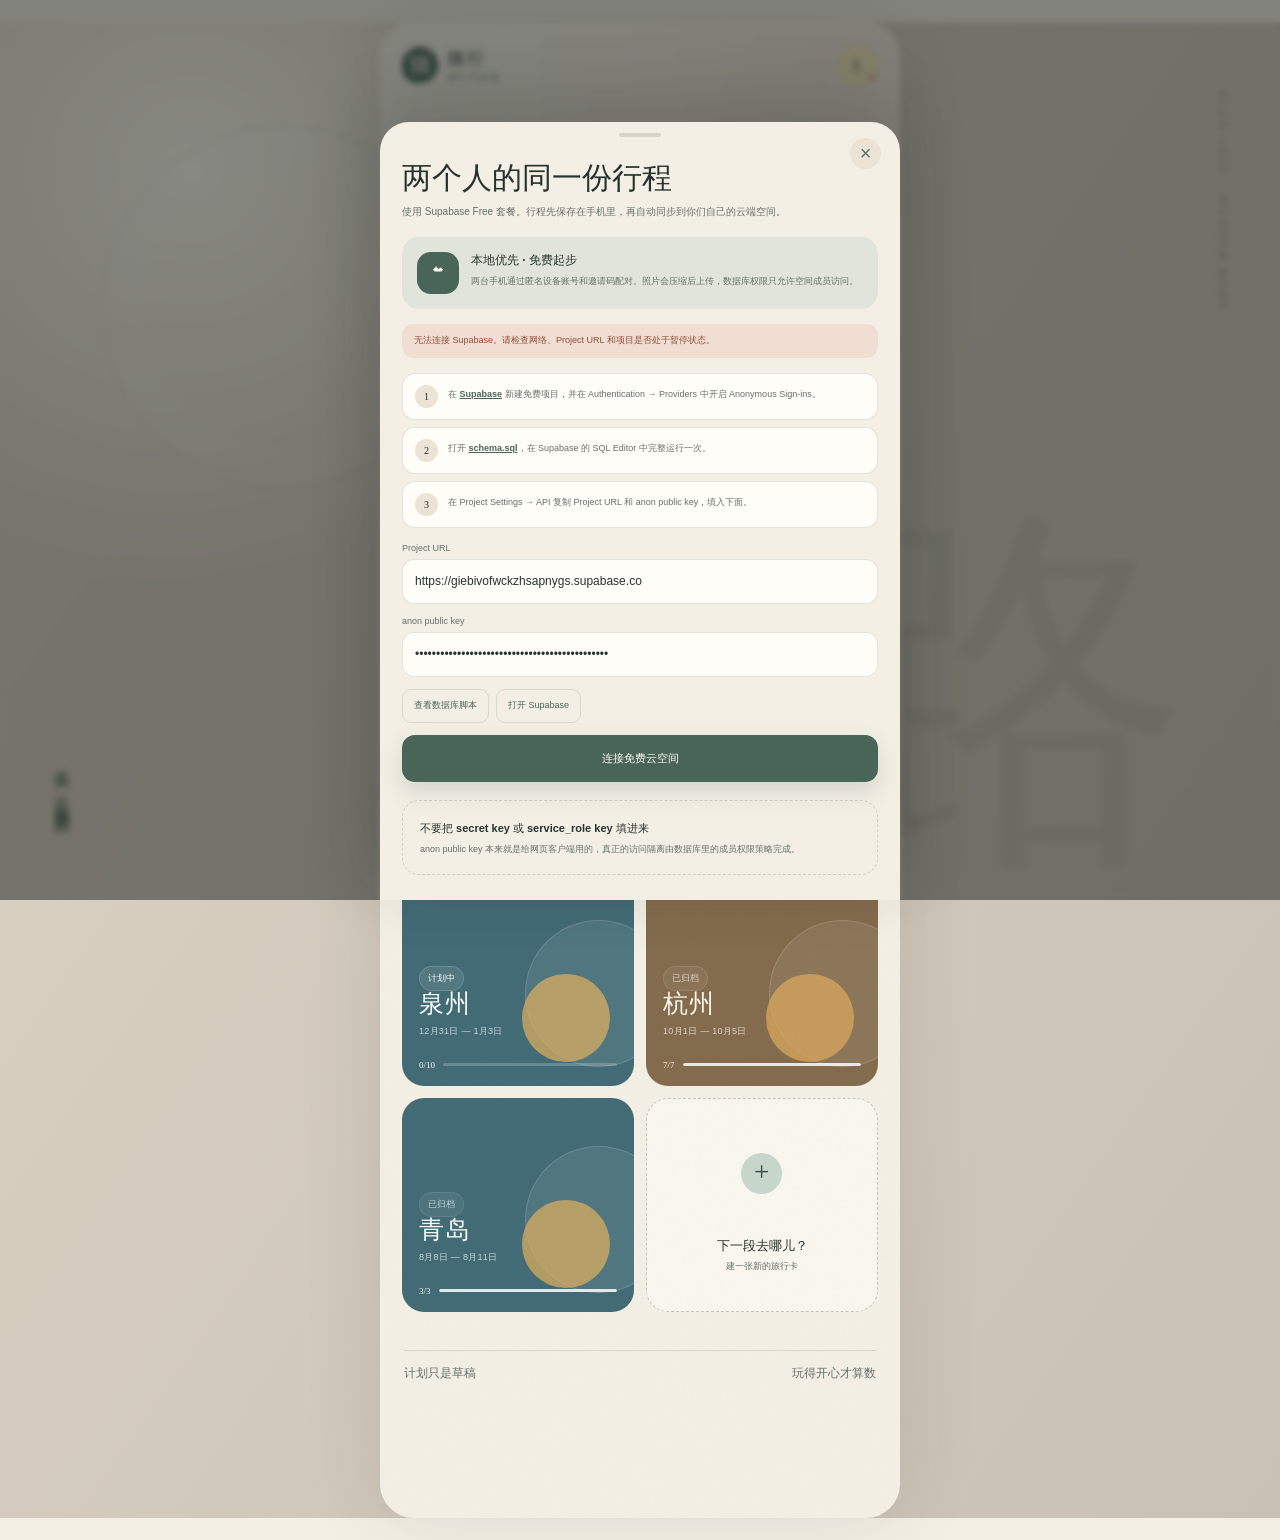
<file: index.html>
<!doctype html>
<html lang="zh-CN">
<head>
  <meta charset="UTF-8">
  <meta name="viewport" content="width=device-width, initial-scale=1, viewport-fit=cover">
  <meta name="theme-color" content="#f4efe5">
  <meta name="description" content="随行：可以不按计划走的旅行清单。">
  <link rel="manifest" href="./manifest.webmanifest">
  <link rel="icon" href="./assets/icon.svg" type="image/svg+xml">
  <link rel="stylesheet" href="./styles.css">
  <title>随行 · 旅行不赶路</title>
</head>
<body>
  <div class="desktop-stage" aria-hidden="true">
    <span class="desktop-note desktop-note--top">PLAN LESS · WANDER MORE</span>
    <span class="desktop-note desktop-note--bottom">去吹风，去吃一碗热腾腾的面。</span>
  </div>

  <div class="app-shell">
    <header class="topbar" id="topbar">
      <button class="icon-button" id="backButton" type="button" aria-label="返回" hidden>
        <svg viewBox="0 0 24 24" aria-hidden="true"><path d="m15 18-6-6 6-6"/></svg>
      </button>
      <button class="brand" type="button" data-nav="home" aria-label="回到首页">
        <span class="brand-mark">随</span>
        <span class="brand-copy"><b>随行</b><small>旅行不赶路</small></span>
      </button>
      <div class="topbar-title" id="topbarTitle" hidden></div>
      <button class="avatar-button" type="button" data-nav="profile" aria-label="打开数据与设置">
        <span>L</span><i></i>
      </button>
    </header>

    <main id="appMain">
      <section class="view view--active" id="homeView" aria-labelledby="homeHeading">
        <div class="home-intro">
          <p class="eyebrow" id="todayLabel">TRAVEL NOTES</p>
          <h1 id="homeHeading">下一站，<br><em>留一点空白。</em></h1>
          <p class="intro-copy">先放进想去的地方，出发后再决定今天要做什么。</p>
        </div>

        <div id="featuredTrip"></div>

        <div class="quick-actions" aria-label="快捷操作">
          <button type="button" data-action="new-trip" class="quick-action">
            <span class="quick-icon quick-icon--coral">＋</span>
            <span><b>新建行程</b><small>从一张车票开始</small></span>
          </button>
          <button type="button" data-nav="discover" class="quick-action">
            <span class="quick-icon quick-icon--yellow">⌕</span>
            <span><b>搜点灵感</b><small>全网找吃和玩</small></span>
          </button>
        </div>

        <section class="section-block">
          <div class="section-heading">
            <div>
              <p class="eyebrow">MY JOURNEYS</p>
              <h2>我们的旅行</h2>
            </div>
            <button class="text-button" type="button" id="manageTripsButton">管理</button>
          </div>
          <div class="filter-row" id="tripFilters" role="tablist" aria-label="筛选行程">
            <button class="filter-chip filter-chip--active" type="button" data-filter="all" role="tab" aria-selected="true">全部</button>
            <button class="filter-chip" type="button" data-filter="upcoming" role="tab" aria-selected="false">计划中</button>
            <button class="filter-chip" type="button" data-filter="past" role="tab" aria-selected="false">已归档</button>
          </div>
          <div class="trip-grid" id="tripGrid"></div>
        </section>

        <div class="home-bottom-note">
          <span>计划只是草稿</span>
          <span>玩得开心才算数</span>
        </div>
      </section>

      <section class="view" id="tripView" aria-labelledby="tripHeading" hidden></section>

      <section class="view" id="discoverView" aria-labelledby="discoverHeading" hidden>
        <div class="subpage-heading">
          <p class="eyebrow">SEARCH & COLLECT</p>
          <h1 id="discoverHeading">去外面找点<br><em>好玩的。</em></h1>
          <p>看到心动的地方，搜完就能放进行程。</p>
        </div>

        <form class="search-box" id="discoverSearchForm">
          <span aria-hidden="true">⌕</span>
          <input id="discoverSearchInput" type="search" placeholder="搜景点、美食、酒店…" autocomplete="off">
          <button type="submit">搜索</button>
        </form>

        <section class="section-block discover-section">
          <div class="section-heading">
            <div><p class="eyebrow">QUICK FIND</p><h2>按需要去找</h2></div>
          </div>
          <div class="discover-grid">
            <a class="discover-card discover-card--food" data-search-link="food" href="#" target="_blank" rel="noopener">
              <span class="discover-emoji">面</span>
              <b>本地人吃什么</b>
              <small>大众点评 / 小红书</small>
            </a>
            <a class="discover-card discover-card--hotel" data-search-link="hotel" href="#" target="_blank" rel="noopener">
              <span class="discover-emoji">住</span>
              <b>找间好住不贵</b>
              <small>携程 / 飞猪</small>
            </a>
            <a class="discover-card discover-card--event" data-search-link="event" href="#" target="_blank" rel="noopener">
              <span class="discover-emoji">闹</span>
              <b>最近有什么活动</b>
              <small>活动 / 市集 / 展览</small>
            </a>
            <a class="discover-card discover-card--map" data-search-link="map" href="#" target="_blank" rel="noopener">
              <span class="discover-emoji">路</span>
              <b>看看地图路线</b>
              <small>高德地图</small>
            </a>
          </div>
        </section>

        <section class="section-block">
          <div class="section-heading">
            <div><p class="eyebrow">ON THE LIST</p><h2>顺手收藏</h2></div>
            <span class="count-label" id="ideaCount">0 个灵感</span>
          </div>
          <div class="idea-list" id="ideaList"></div>
        </section>

        <div class="search-tip">
          <span class="search-tip-icon">↗</span>
          <div><b>搜到了好地方？</b><p>点“做成行程卡”，把名称、价格和网页链接一起记下来。</p></div>
        </div>
      </section>

      <section class="view" id="footprintsView" aria-labelledby="footprintsHeading" hidden>
        <div class="subpage-heading">
          <p class="eyebrow">LITTLE MOMENTS</p>
          <h1 id="footprintsHeading">走过的地方，<br><em>都算数。</em></h1>
          <p>完成打卡后，照片和当时的心情会收进这里。</p>
        </div>
        <div class="memory-stats" id="memoryStats"></div>
        <div class="memory-list" id="memoryList"></div>
      </section>

      <section class="view" id="profileView" aria-labelledby="profileHeading" hidden>
        <div class="subpage-heading">
          <p class="eyebrow">YOUR LITTLE ARCHIVE</p>
          <h1 id="profileHeading">把旅行，<br><em>好好收起来。</em></h1>
          <p>可以只保存在手机里，也可以和 TA 实时共享同一份行程。</p>
        </div>
        <div class="profile-card">
          <div class="profile-monogram">L&Y</div>
          <div><b>我们的随行册</b><p id="profileSummary">—</p></div>
        </div>
        <div class="settings-list">
          <button class="setting-row" type="button" id="cloudSyncButton">
            <span class="setting-icon setting-icon--cloud">☁</span>
            <span><b>情侣云端同步</b><small id="syncStatusText">未开启 · 点击连接免费共享空间</small></span>
            <span class="sync-state-dot" id="syncStateDot"></span>
            <span class="chevron">›</span>
          </button>
          <button class="setting-row" type="button" id="exportButton">
            <span class="setting-icon">↓</span>
            <span><b>导出旅行备份</b><small>下载一份可恢复的数据文件</small></span>
            <span class="chevron">›</span>
          </button>
          <label class="setting-row setting-row--file">
            <span class="setting-icon">↑</span>
            <span><b>导入旅行备份</b><small>在另一台手机恢复行程与照片</small></span>
            <span class="chevron">›</span>
            <input type="file" id="importInput" accept="application/json">
          </label>
          <button class="setting-row" type="button" id="installButton">
            <span class="setting-icon">＋</span>
            <span><b>添加到手机桌面</b><small>像 App 一样打开，支持离线</small></span>
            <span class="chevron">›</span>
          </button>
        </div>
        <div class="privacy-note">
          <b>关于数据</b>
          <p>默认只保存在本机。开启情侣同步后，共享行程和照片会上传到你的 Supabase 免费项目，并通过成员权限隔离。</p>
        </div>
        <div class="app-version">随行 · 1.6 · MADE FOR SLOW TRIPS</div>
      </section>
    </main>

    <nav class="bottom-nav" id="bottomNav" aria-label="主导航">
      <button class="nav-button nav-button--active" type="button" data-nav="home">
        <svg viewBox="0 0 24 24" aria-hidden="true"><path d="M3 10.8 12 3l9 7.8v9.7H3z"/><path d="M9 20.5v-6h6v6"/></svg>
        <span>旅行</span>
      </button>
      <button class="nav-button" type="button" id="currentTripNav" data-nav="trip">
        <svg viewBox="0 0 24 24" aria-hidden="true"><path d="M6 3v3M18 3v3M4 8h16M5 5h14a1 1 0 0 1 1 1v14H4V6a1 1 0 0 1 1-1Z"/><path d="m9 14 2 2 4-4"/></svg>
        <span>清单</span>
      </button>
      <button class="nav-button" type="button" data-nav="discover">
        <svg viewBox="0 0 24 24" aria-hidden="true"><circle cx="11" cy="11" r="7"/><path d="m20 20-4-4M8 11h6"/></svg>
        <span>找灵感</span>
      </button>
      <button class="nav-button" type="button" data-nav="footprints">
        <svg viewBox="0 0 24 24" aria-hidden="true"><path d="M20.8 8.7a5.3 5.3 0 0 0-8.8-3.9 5.3 5.3 0 0 0-8.8 3.9c0 6.1 8.8 11.2 8.8 11.2s8.8-5.1 8.8-11.2Z"/><circle cx="12" cy="8" r="2"/></svg>
        <span>足迹</span>
      </button>
    </nav>
  </div>

  <div class="modal-layer" id="modalLayer" hidden>
    <div class="modal-backdrop" data-close-modal></div>
    <section class="modal-sheet" id="modalSheet" role="dialog" aria-modal="true" aria-labelledby="modalTitle">
      <div class="sheet-handle"></div>
      <button class="sheet-close" type="button" data-close-modal aria-label="关闭">×</button>
      <div id="modalContent"></div>
    </section>
  </div>

  <div class="toast" id="toast" role="status" aria-live="polite"></div>

  <dialog class="confirm-dialog" id="confirmDialog">
    <h2 id="confirmTitle">确认操作</h2>
    <p id="confirmMessage"></p>
    <div class="confirm-actions">
      <button class="button button--ghost" type="button" id="confirmCancel">再想想</button>
      <button class="button button--danger" type="button" id="confirmAccept">确认</button>
    </div>
  </dialog>

  <script src="./app.js"></script>
  <script src="./weather.js"></script>
  <script src="./vendor/supabase.js"></script>
  <script src="./config.js"></script>
  <script src="./sync.js"></script>
</body>
</html>
</file>
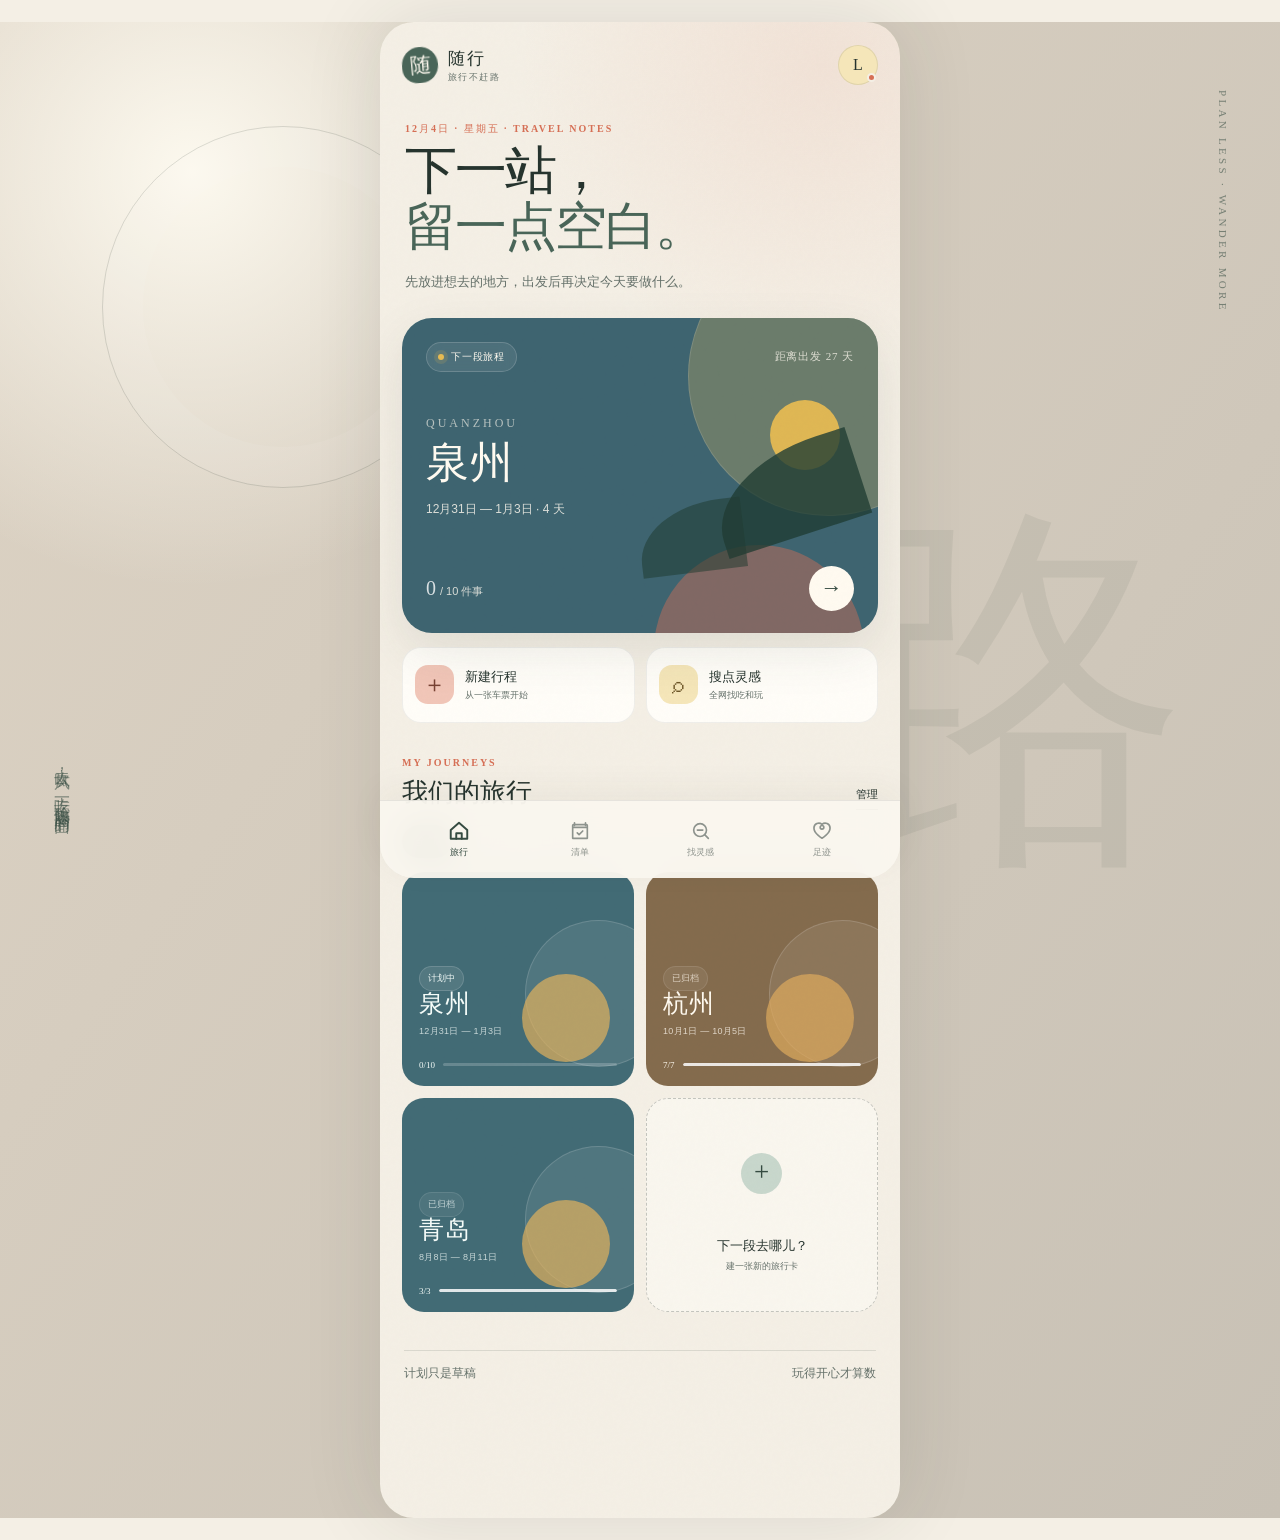
<file: suixing/index.html>
<!doctype html>
<html lang="zh-CN">
<head>
  <meta charset="UTF-8">
  <meta name="viewport" content="width=device-width, initial-scale=1, viewport-fit=cover">
  <meta name="theme-color" content="#f4efe5">
  <meta name="description" content="随行：可以不按计划走的旅行清单。">
  <link rel="manifest" href="./manifest.webmanifest">
  <link rel="icon" href="./assets/icon.svg" type="image/svg+xml">
  <link rel="stylesheet" href="./styles.css">
  <title>随行 · 旅行不赶路</title>
</head>
<body>
  <div class="desktop-stage" aria-hidden="true">
    <span class="desktop-note desktop-note--top">PLAN LESS · WANDER MORE</span>
    <span class="desktop-note desktop-note--bottom">去吹风，去吃一碗热腾腾的面。</span>
  </div>

  <div class="app-shell">
    <header class="topbar" id="topbar">
      <button class="icon-button" id="backButton" type="button" aria-label="返回" hidden>
        <svg viewBox="0 0 24 24" aria-hidden="true"><path d="m15 18-6-6 6-6"/></svg>
      </button>
      <button class="brand" type="button" data-nav="home" aria-label="回到首页">
        <span class="brand-mark">随</span>
        <span class="brand-copy"><b>随行</b><small>旅行不赶路</small></span>
      </button>
      <div class="topbar-title" id="topbarTitle" hidden></div>
      <button class="avatar-button" type="button" data-nav="profile" aria-label="打开数据与设置">
        <span>L</span><i></i>
      </button>
    </header>

    <main id="appMain">
      <section class="view view--active" id="homeView" aria-labelledby="homeHeading">
        <div class="home-intro">
          <p class="eyebrow" id="todayLabel">TRAVEL NOTES</p>
          <h1 id="homeHeading">下一站，<br><em>留一点空白。</em></h1>
          <p class="intro-copy">先放进想去的地方，出发后再决定今天要做什么。</p>
        </div>

        <div id="featuredTrip"></div>

        <div class="quick-actions" aria-label="快捷操作">
          <button type="button" data-action="new-trip" class="quick-action">
            <span class="quick-icon quick-icon--coral">＋</span>
            <span><b>新建行程</b><small>从一张车票开始</small></span>
          </button>
          <button type="button" data-nav="discover" class="quick-action">
            <span class="quick-icon quick-icon--yellow">⌕</span>
            <span><b>搜点灵感</b><small>全网找吃和玩</small></span>
          </button>
        </div>

        <section class="section-block">
          <div class="section-heading">
            <div>
              <p class="eyebrow">MY JOURNEYS</p>
              <h2>我们的旅行</h2>
            </div>
            <button class="text-button" type="button" id="manageTripsButton">管理</button>
          </div>
          <div class="filter-row" id="tripFilters" role="tablist" aria-label="筛选行程">
            <button class="filter-chip filter-chip--active" type="button" data-filter="all" role="tab" aria-selected="true">全部</button>
            <button class="filter-chip" type="button" data-filter="upcoming" role="tab" aria-selected="false">计划中</button>
            <button class="filter-chip" type="button" data-filter="past" role="tab" aria-selected="false">已归档</button>
          </div>
          <div class="trip-grid" id="tripGrid"></div>
        </section>

        <div class="home-bottom-note">
          <span>计划只是草稿</span>
          <span>玩得开心才算数</span>
        </div>
      </section>

      <section class="view" id="tripView" aria-labelledby="tripHeading" hidden></section>

      <section class="view" id="discoverView" aria-labelledby="discoverHeading" hidden>
        <div class="subpage-heading">
          <p class="eyebrow">SEARCH & COLLECT</p>
          <h1 id="discoverHeading">去外面找点<br><em>好玩的。</em></h1>
          <p>看到心动的地方，搜完就能放进行程。</p>
        </div>

        <form class="search-box" id="discoverSearchForm">
          <span aria-hidden="true">⌕</span>
          <input id="discoverSearchInput" type="search" placeholder="搜景点、美食、酒店…" autocomplete="off">
          <button type="submit">搜索</button>
        </form>

        <section class="section-block discover-section">
          <div class="section-heading">
            <div><p class="eyebrow">QUICK FIND</p><h2>按需要去找</h2></div>
          </div>
          <div class="discover-grid">
            <a class="discover-card discover-card--food" data-search-link="food" href="#" target="_blank" rel="noopener">
              <span class="discover-emoji">面</span>
              <b>本地人吃什么</b>
              <small>大众点评 / 小红书</small>
            </a>
            <a class="discover-card discover-card--hotel" data-search-link="hotel" href="#" target="_blank" rel="noopener">
              <span class="discover-emoji">住</span>
              <b>找间好住不贵</b>
              <small>携程 / 飞猪</small>
            </a>
            <a class="discover-card discover-card--event" data-search-link="event" href="#" target="_blank" rel="noopener">
              <span class="discover-emoji">闹</span>
              <b>最近有什么活动</b>
              <small>活动 / 市集 / 展览</small>
            </a>
            <a class="discover-card discover-card--map" data-search-link="map" href="#" target="_blank" rel="noopener">
              <span class="discover-emoji">路</span>
              <b>看看地图路线</b>
              <small>高德地图</small>
            </a>
          </div>
        </section>

        <section class="section-block">
          <div class="section-heading">
            <div><p class="eyebrow">ON THE LIST</p><h2>顺手收藏</h2></div>
            <span class="count-label" id="ideaCount">0 个灵感</span>
          </div>
          <div class="idea-list" id="ideaList"></div>
        </section>

        <div class="search-tip">
          <span class="search-tip-icon">↗</span>
          <div><b>搜到了好地方？</b><p>点“做成行程卡”，把名称、价格和网页链接一起记下来。</p></div>
        </div>
      </section>

      <section class="view" id="footprintsView" aria-labelledby="footprintsHeading" hidden>
        <div class="subpage-heading">
          <p class="eyebrow">LITTLE MOMENTS</p>
          <h1 id="footprintsHeading">走过的地方，<br><em>都算数。</em></h1>
          <p>完成打卡后，照片和当时的心情会收进这里。</p>
        </div>
        <div class="memory-stats" id="memoryStats"></div>
        <div class="memory-list" id="memoryList"></div>
      </section>

      <section class="view" id="profileView" aria-labelledby="profileHeading" hidden>
        <div class="subpage-heading">
          <p class="eyebrow">YOUR LITTLE ARCHIVE</p>
          <h1 id="profileHeading">把旅行，<br><em>好好收起来。</em></h1>
          <p>可以只保存在手机里，也可以和 TA 实时共享同一份行程。</p>
        </div>
        <div class="profile-card">
          <div class="profile-monogram">L&Y</div>
          <div><b>我们的随行册</b><p id="profileSummary">—</p></div>
        </div>
        <div class="settings-list">
          <button class="setting-row" type="button" id="cloudSyncButton">
            <span class="setting-icon setting-icon--cloud">☁</span>
            <span><b>情侣云端同步</b><small id="syncStatusText">未开启 · 点击连接免费共享空间</small></span>
            <span class="sync-state-dot" id="syncStateDot"></span>
            <span class="chevron">›</span>
          </button>
          <button class="setting-row" type="button" id="exportButton">
            <span class="setting-icon">↓</span>
            <span><b>导出旅行备份</b><small>下载一份可恢复的数据文件</small></span>
            <span class="chevron">›</span>
          </button>
          <label class="setting-row setting-row--file">
            <span class="setting-icon">↑</span>
            <span><b>导入旅行备份</b><small>在另一台手机恢复行程与照片</small></span>
            <span class="chevron">›</span>
            <input type="file" id="importInput" accept="application/json">
          </label>
          <button class="setting-row" type="button" id="installButton">
            <span class="setting-icon">＋</span>
            <span><b>添加到手机桌面</b><small>像 App 一样打开，支持离线</small></span>
            <span class="chevron">›</span>
          </button>
        </div>
        <div class="privacy-note">
          <b>关于数据</b>
          <p>默认只保存在本机。开启情侣同步后，共享行程和照片会上传到你的 Supabase 免费项目，并通过成员权限隔离。</p>
        </div>
        <div class="app-version">随行 · 1.1 · MADE FOR SLOW TRIPS</div>
      </section>
    </main>

    <nav class="bottom-nav" id="bottomNav" aria-label="主导航">
      <button class="nav-button nav-button--active" type="button" data-nav="home">
        <svg viewBox="0 0 24 24" aria-hidden="true"><path d="M3 10.8 12 3l9 7.8v9.7H3z"/><path d="M9 20.5v-6h6v6"/></svg>
        <span>旅行</span>
      </button>
      <button class="nav-button" type="button" id="currentTripNav" data-nav="trip">
        <svg viewBox="0 0 24 24" aria-hidden="true"><path d="M6 3v3M18 3v3M4 8h16M5 5h14a1 1 0 0 1 1 1v14H4V6a1 1 0 0 1 1-1Z"/><path d="m9 14 2 2 4-4"/></svg>
        <span>清单</span>
      </button>
      <button class="nav-button" type="button" data-nav="discover">
        <svg viewBox="0 0 24 24" aria-hidden="true"><circle cx="11" cy="11" r="7"/><path d="m20 20-4-4M8 11h6"/></svg>
        <span>找灵感</span>
      </button>
      <button class="nav-button" type="button" data-nav="footprints">
        <svg viewBox="0 0 24 24" aria-hidden="true"><path d="M20.8 8.7a5.3 5.3 0 0 0-8.8-3.9 5.3 5.3 0 0 0-8.8 3.9c0 6.1 8.8 11.2 8.8 11.2s8.8-5.1 8.8-11.2Z"/><circle cx="12" cy="8" r="2"/></svg>
        <span>足迹</span>
      </button>
    </nav>
  </div>

  <div class="modal-layer" id="modalLayer" hidden>
    <div class="modal-backdrop" data-close-modal></div>
    <section class="modal-sheet" id="modalSheet" role="dialog" aria-modal="true" aria-labelledby="modalTitle">
      <div class="sheet-handle"></div>
      <button class="sheet-close" type="button" data-close-modal aria-label="关闭">×</button>
      <div id="modalContent"></div>
    </section>
  </div>

  <div class="toast" id="toast" role="status" aria-live="polite"></div>

  <dialog class="confirm-dialog" id="confirmDialog">
    <h2 id="confirmTitle">确认操作</h2>
    <p id="confirmMessage"></p>
    <div class="confirm-actions">
      <button class="button button--ghost" type="button" id="confirmCancel">再想想</button>
      <button class="button button--danger" type="button" id="confirmAccept">确认</button>
    </div>
  </dialog>

  <script src="./app.js"></script>
  <script src="./vendor/supabase.js"></script>
  <script src="./sync.js"></script>
</body>
</html>
</file>
<file: styles.css>
:root {
  --paper: #f4efe5;
  --paper-deep: #ebe3d5;
  --card: #fffdf8;
  --ink: #26342e;
  --ink-soft: #65716a;
  --line: rgba(38, 52, 46, 0.12);
  --green: #496558;
  --green-dark: #354b41;
  --mint: #c8d7cc;
  --coral: #d66f55;
  --coral-soft: #f1c6b8;
  --yellow: #e6bb53;
  --yellow-soft: #f5e6b9;
  --blue: #87a6ae;
  --shadow: 0 18px 50px rgba(53, 54, 47, 0.1);
  --radius-xl: 30px;
  --radius-lg: 22px;
  --radius-md: 16px;
  --safe-bottom: env(safe-area-inset-bottom, 0px);
  font-family: "PingFang SC", "Microsoft YaHei", "Noto Sans CJK SC", sans-serif;
  color: var(--ink);
  background: var(--paper);
  font-synthesis: none;
}

* {
  box-sizing: border-box;
}

[hidden] {
  display: none !important;
}

html {
  min-height: 100%;
  background: #dcd2c2;
}

body {
  min-width: 320px;
  min-height: 100vh;
  margin: 0;
  background:
    radial-gradient(circle at 15% 10%, rgba(255, 252, 242, 0.92), transparent 26rem),
    linear-gradient(125deg, #ddd3c4, #c8c1b5);
  -webkit-font-smoothing: antialiased;
}

button,
input,
textarea,
select {
  font: inherit;
}

button,
a {
  -webkit-tap-highlight-color: transparent;
}

button {
  color: inherit;
}

svg {
  fill: none;
  stroke: currentColor;
  stroke-width: 1.8;
  stroke-linecap: round;
  stroke-linejoin: round;
}

.desktop-stage {
  position: fixed;
  inset: 0;
  overflow: hidden;
  pointer-events: none;
}

.desktop-stage::before {
  content: "";
  position: absolute;
  width: 360px;
  height: 360px;
  top: 14%;
  left: 8%;
  border: 1px solid rgba(56, 69, 61, 0.16);
  border-radius: 50%;
  box-shadow: inset 0 0 0 40px rgba(255, 255, 255, 0.07);
}

.desktop-stage::after {
  content: "路";
  position: absolute;
  right: 7%;
  bottom: 6%;
  color: rgba(67, 82, 72, 0.08);
  font-family: "STKaiti", "KaiTi", serif;
  font-size: clamp(16rem, 30vw, 34rem);
  line-height: 0.8;
}

.desktop-note {
  position: absolute;
  color: rgba(53, 75, 65, 0.58);
  font-family: Georgia, serif;
  font-size: 11px;
  letter-spacing: 0.3em;
  writing-mode: vertical-rl;
}

.desktop-note--top {
  top: 10%;
  right: 4%;
}

.desktop-note--bottom {
  left: 4%;
  bottom: 8%;
  font-family: "STKaiti", "KaiTi", serif;
  font-size: 16px;
  letter-spacing: 0.18em;
}

.app-shell {
  position: relative;
  width: min(100%, 520px);
  min-height: 100vh;
  margin: 0 auto;
  padding-bottom: calc(94px + var(--safe-bottom));
  overflow: hidden;
  background:
    radial-gradient(circle at 85% 3%, rgba(214, 111, 85, 0.1), transparent 19rem),
    var(--paper);
  box-shadow: 0 0 80px rgba(45, 48, 42, 0.12);
}

.app-shell::before {
  content: "";
  position: absolute;
  inset: 0;
  z-index: 20;
  pointer-events: none;
  opacity: 0.2;
  background-image: url("data:image/svg+xml,%3Csvg viewBox='0 0 140 140' xmlns='http://www.w3.org/2000/svg'%3E%3Cfilter id='n'%3E%3CfeTurbulence type='fractalNoise' baseFrequency='.86' numOctaves='2' stitchTiles='stitch'/%3E%3C/filter%3E%3Crect width='100%25' height='100%25' filter='url(%23n)' opacity='.09'/%3E%3C/svg%3E");
  mix-blend-mode: multiply;
}

.topbar {
  position: relative;
  z-index: 30;
  display: flex;
  align-items: center;
  justify-content: space-between;
  height: 78px;
  padding: 16px 22px 8px;
}

.brand {
  display: flex;
  align-items: center;
  gap: 10px;
  padding: 0;
  border: 0;
  background: transparent;
  text-align: left;
  cursor: pointer;
}

.brand-mark {
  display: grid;
  width: 36px;
  height: 36px;
  place-items: center;
  border-radius: 50% 50% 48% 42%;
  background: var(--green);
  color: #fffaf0;
  font-family: "STKaiti", "KaiTi", serif;
  font-size: 21px;
  transform: rotate(-5deg);
}

.brand-copy {
  display: grid;
  gap: 1px;
}

.brand-copy b {
  font-size: 17px;
  letter-spacing: 0.12em;
}

.brand-copy small {
  color: var(--ink-soft);
  font-size: 9px;
  letter-spacing: 0.16em;
}

.avatar-button {
  position: relative;
  display: grid;
  width: 40px;
  height: 40px;
  place-items: center;
  border: 1px solid rgba(38, 52, 46, 0.1);
  border-radius: 50%;
  background: var(--yellow-soft);
  color: var(--ink);
  font-family: Georgia, serif;
  font-size: 16px;
  cursor: pointer;
}

.avatar-button i {
  position: absolute;
  right: 1px;
  bottom: 2px;
  width: 9px;
  height: 9px;
  border: 2px solid var(--paper);
  border-radius: 50%;
  background: var(--coral);
}

.icon-button {
  display: grid;
  width: 40px;
  height: 40px;
  place-items: center;
  border: 1px solid var(--line);
  border-radius: 50%;
  background: rgba(255, 253, 248, 0.7);
  cursor: pointer;
}

.icon-button svg {
  width: 21px;
}

.topbar-title {
  position: absolute;
  left: 50%;
  max-width: 45%;
  overflow: hidden;
  transform: translateX(-50%);
  font-size: 14px;
  font-weight: 700;
  text-overflow: ellipsis;
  white-space: nowrap;
}

.topbar:has(#backButton:not([hidden])) .brand {
  visibility: hidden;
}

#appMain {
  position: relative;
}

.view {
  padding: 6px 22px 36px;
}

.view--active {
  animation: view-enter 0.38s ease both;
}

@keyframes view-enter {
  from { opacity: 0; transform: translateY(8px); }
  to { opacity: 1; transform: translateY(0); }
}

.eyebrow {
  margin: 0 0 7px;
  color: var(--coral);
  font-family: Georgia, serif;
  font-size: 10px;
  font-weight: 700;
  letter-spacing: 0.2em;
}

.home-intro {
  padding: 16px 3px 24px;
}

.home-intro h1,
.subpage-heading h1 {
  margin: 0;
  font-family: "STKaiti", "KaiTi", "PingFang SC", serif;
  font-size: clamp(38px, 11vw, 52px);
  font-weight: 500;
  line-height: 1.08;
  letter-spacing: -0.04em;
}

.home-intro h1 em,
.subpage-heading h1 em {
  color: var(--green);
  font-style: normal;
}

.intro-copy,
.subpage-heading > p:last-child {
  width: min(100%, 330px);
  margin: 15px 0 0;
  color: var(--ink-soft);
  font-size: 13px;
  line-height: 1.8;
}

.featured-card {
  position: relative;
  min-height: 315px;
  padding: 24px;
  overflow: hidden;
  border-radius: var(--radius-xl);
  background: var(--green-dark);
  color: #fffaf0;
  box-shadow: var(--shadow);
  isolation: isolate;
}

.featured-card::before,
.featured-card::after {
  content: "";
  position: absolute;
  z-index: -1;
  border-radius: 50%;
}

.featured-card::before {
  width: 280px;
  height: 280px;
  right: -90px;
  top: -82px;
  background: rgba(222, 187, 93, 0.28);
  box-shadow: inset 0 0 0 1px rgba(255, 255, 255, 0.13);
}

.featured-card::after {
  width: 210px;
  height: 210px;
  right: 14px;
  bottom: -122px;
  background: rgba(214, 111, 85, 0.44);
}

.featured-card--autumn {
  background: #77644d;
}

.featured-card--coast {
  background: #3e6470;
}

.featured-card--city {
  background: #5b555e;
}

.featured-top,
.featured-footer {
  display: flex;
  align-items: center;
  justify-content: space-between;
}

.featured-label {
  display: inline-flex;
  align-items: center;
  gap: 7px;
  padding: 7px 11px;
  border: 1px solid rgba(255, 255, 255, 0.17);
  border-radius: 999px;
  background: rgba(255, 255, 255, 0.08);
  font-size: 10px;
  letter-spacing: 0.08em;
  backdrop-filter: blur(8px);
}

.featured-label i {
  width: 6px;
  height: 6px;
  border-radius: 50%;
  background: var(--yellow);
  box-shadow: 0 0 0 4px rgba(230, 187, 83, 0.15);
}

.featured-countdown {
  font-family: Georgia, serif;
  font-size: 11px;
  letter-spacing: 0.08em;
  opacity: 0.78;
}

.featured-body {
  position: relative;
  margin-top: 44px;
}

.featured-city-en {
  margin: 0 0 3px;
  font-family: Georgia, serif;
  font-size: 12px;
  letter-spacing: 0.25em;
  opacity: 0.62;
}

.featured-body h2 {
  margin: 0;
  font-family: "STKaiti", "KaiTi", serif;
  font-size: 43px;
  font-weight: 500;
  letter-spacing: 0.03em;
}

.featured-date {
  margin: 9px 0 0;
  font-size: 12px;
  opacity: 0.82;
}

.featured-illustration {
  position: absolute;
  right: 2px;
  bottom: -20px;
  width: 138px;
  height: 138px;
  opacity: 0.95;
}

.sun-disc {
  position: absolute;
  width: 70px;
  height: 70px;
  top: 0;
  right: 12px;
  border-radius: 50%;
  background: var(--yellow);
}

.hill {
  position: absolute;
  width: 150px;
  height: 90px;
  bottom: 0;
  right: -10px;
  border-radius: 80% 0 0;
  background: rgba(31, 59, 49, 0.8);
  transform: rotate(-18deg);
}

.hill::after {
  content: "";
  position: absolute;
  width: 105px;
  height: 70px;
  left: -82px;
  top: 23px;
  border-radius: 80% 0 0;
  background: rgba(31, 59, 49, 0.55);
  transform: rotate(11deg);
}

.featured-footer {
  position: absolute;
  right: 24px;
  bottom: 22px;
  left: 24px;
}

.featured-progress-text {
  display: flex;
  align-items: baseline;
  gap: 4px;
  font-size: 11px;
  opacity: 0.8;
}

.featured-progress-text strong {
  color: #fff;
  font-family: Georgia, serif;
  font-size: 20px;
  font-weight: 400;
}

.round-arrow {
  display: grid;
  width: 45px;
  height: 45px;
  place-items: center;
  border: 0;
  border-radius: 50%;
  background: #fffaf0;
  color: var(--green-dark);
  font-size: 22px;
  cursor: pointer;
}

.empty-featured {
  display: grid;
  min-height: 260px;
  place-items: center;
  padding: 32px;
  border: 1px dashed rgba(38, 52, 46, 0.22);
  border-radius: var(--radius-xl);
  background: rgba(255, 253, 248, 0.55);
  text-align: center;
}

.empty-featured span {
  display: grid;
  width: 58px;
  height: 58px;
  margin: 0 auto 14px;
  place-items: center;
  border-radius: 50%;
  background: var(--mint);
  font-size: 24px;
}

.empty-featured h2 {
  margin: 0 0 7px;
  font-family: "STKaiti", "KaiTi", serif;
  font-size: 26px;
}

.empty-featured p {
  margin: 0 0 18px;
  color: var(--ink-soft);
  font-size: 12px;
}

.quick-actions {
  display: grid;
  grid-template-columns: 1fr 1fr;
  gap: 11px;
  margin-top: 14px;
}

.quick-action {
  display: flex;
  align-items: center;
  gap: 11px;
  min-height: 76px;
  padding: 12px;
  border: 1px solid rgba(38, 52, 46, 0.07);
  border-radius: 19px;
  background: var(--card);
  text-align: left;
  cursor: pointer;
}

.quick-icon {
  display: grid;
  flex: 0 0 39px;
  width: 39px;
  height: 39px;
  place-items: center;
  border-radius: 13px;
  font-family: Georgia, serif;
  font-size: 23px;
}

.quick-icon--coral {
  background: var(--coral-soft);
  color: #784234;
}

.quick-icon--yellow {
  background: var(--yellow-soft);
  color: #6e5728;
}

.quick-action span:last-child {
  display: grid;
  gap: 3px;
}

.quick-action b {
  font-size: 13px;
}

.quick-action small {
  color: var(--ink-soft);
  font-size: 9px;
  white-space: nowrap;
}

.section-block {
  margin-top: 34px;
}

.section-heading {
  display: flex;
  align-items: flex-end;
  justify-content: space-between;
  margin-bottom: 15px;
}

.section-heading h2 {
  margin: 0;
  font-family: "STKaiti", "KaiTi", serif;
  font-size: 26px;
  font-weight: 600;
}

.text-button {
  padding: 7px 0;
  border: 0;
  border-bottom: 1px solid var(--ink);
  background: none;
  font-size: 11px;
  cursor: pointer;
}

.filter-row {
  display: flex;
  gap: 7px;
  margin: 0 0 14px;
}

.filter-chip {
  padding: 8px 13px;
  border: 1px solid var(--line);
  border-radius: 999px;
  background: transparent;
  color: var(--ink-soft);
  font-size: 11px;
  cursor: pointer;
}

.filter-chip--active {
  border-color: var(--green);
  background: var(--green);
  color: #fffaf0;
}

.trip-grid {
  display: grid;
  grid-template-columns: 1fr 1fr;
  gap: 12px;
}

.trip-card {
  position: relative;
  min-height: 214px;
  padding: 17px;
  overflow: hidden;
  border: 0;
  border-radius: var(--radius-lg);
  color: var(--trip-ink, #fffdf8);
  text-align: left;
  cursor: pointer;
  isolation: isolate;
}

.trip-card::before,
.trip-card::after {
  content: "";
  position: absolute;
  z-index: -1;
  border-radius: 50%;
}

.trip-card::before {
  width: 145px;
  height: 145px;
  top: 48px;
  right: -38px;
  border: 1px solid rgba(255, 255, 255, 0.15);
  background: rgba(255, 255, 255, 0.08);
}

.trip-card::after {
  width: 88px;
  height: 88px;
  right: 24px;
  bottom: 24px;
  background: var(--trip-accent, var(--yellow));
  opacity: 0.7;
  filter: blur(0.2px);
}

.trip-card--autumn {
  --trip-ink: #fffaf0;
  --trip-accent: #dfab5d;
  background: #846b4d;
}

.trip-card--coast {
  --trip-ink: #f5fcf9;
  --trip-accent: #e2b25d;
  background: #426b75;
}

.trip-card--forest {
  --trip-ink: #fffaf0;
  --trip-accent: #d7765c;
  background: #4b6657;
}

.trip-card--city {
  --trip-ink: #fffaf0;
  --trip-accent: #b6c6bd;
  background: #65616e;
}

.trip-card--draft {
  border: 1px dashed rgba(38, 52, 46, 0.25);
  background: rgba(255, 253, 248, 0.48);
  color: var(--ink);
  text-align: center;
}

.trip-card--draft::before {
  width: 41px;
  height: 41px;
  top: 54px;
  right: calc(50% - 20px);
  border: 0;
  background: var(--mint);
  color: var(--green-dark);
  content: "+";
  font-family: Georgia, serif;
  font-size: 27px;
  line-height: 38px;
}

.trip-card--draft::after {
  display: none;
}

.draft-copy {
  position: absolute;
  right: 10px;
  bottom: 38px;
  left: 10px;
}

.draft-copy b {
  font-size: 13px;
}

.draft-copy p {
  margin: 5px 0 0;
  color: var(--ink-soft);
  font-size: 9px;
}

.trip-status {
  display: inline-flex;
  align-items: center;
  gap: 5px;
  padding: 5px 8px;
  border: 1px solid rgba(255, 255, 255, 0.15);
  border-radius: 999px;
  background: rgba(255, 255, 255, 0.09);
  font-size: 9px;
}

.trip-card--past .trip-status {
  opacity: 0.7;
}

.trip-card-name {
  position: absolute;
  right: 17px;
  bottom: 48px;
  left: 17px;
}

.trip-card-name h3 {
  margin: 0 0 5px;
  font-family: "STKaiti", "KaiTi", serif;
  font-size: 25px;
  font-weight: 500;
  letter-spacing: 0.03em;
}

.trip-card-name p {
  margin: 0;
  font-size: 9px;
  letter-spacing: 0.03em;
  opacity: 0.75;
}

.trip-progress {
  position: absolute;
  right: 17px;
  bottom: 16px;
  left: 17px;
  display: flex;
  align-items: center;
  gap: 8px;
  font-family: Georgia, serif;
  font-size: 9px;
}

.trip-progress-bar {
  flex: 1;
  height: 3px;
  overflow: hidden;
  border-radius: 3px;
  background: rgba(255, 255, 255, 0.2);
}

.trip-progress-bar i {
  display: block;
  height: 100%;
  border-radius: inherit;
  background: rgba(255, 255, 255, 0.8);
}

.empty-list {
  padding: 25px;
  border: 1px dashed rgba(38, 52, 46, 0.2);
  border-radius: var(--radius-lg);
  color: var(--ink-soft);
  text-align: center;
  font-size: 12px;
}

.home-bottom-note {
  display: flex;
  align-items: center;
  justify-content: space-between;
  margin: 38px 2px 6px;
  padding-top: 14px;
  border-top: 1px solid var(--line);
  color: var(--ink-soft);
  font-family: "STKaiti", "KaiTi", serif;
  font-size: 12px;
}

.bottom-nav {
  position: fixed;
  z-index: 40;
  right: 0;
  bottom: 0;
  left: 0;
  display: flex;
  width: min(100%, 520px);
  height: calc(78px + var(--safe-bottom));
  margin: 0 auto;
  padding: 9px 18px calc(9px + var(--safe-bottom));
  border-top: 1px solid rgba(38, 52, 46, 0.09);
  background: rgba(250, 247, 239, 0.93);
  box-shadow: 0 -10px 35px rgba(50, 53, 45, 0.05);
  backdrop-filter: blur(18px);
}

.nav-button {
  display: grid;
  flex: 1;
  place-content: center;
  justify-items: center;
  gap: 4px;
  border: 0;
  background: transparent;
  color: #8d938d;
  font-size: 9px;
  cursor: pointer;
}

.nav-button svg {
  width: 22px;
  height: 22px;
}

.nav-button--active {
  color: var(--green-dark);
  font-weight: 700;
}

.nav-button--active svg {
  stroke-width: 2.1;
}

.subpage-heading {
  padding: 15px 2px 25px;
}

.subpage-heading h1 {
  font-size: clamp(37px, 11vw, 49px);
}

.search-box {
  display: flex;
  align-items: center;
  gap: 10px;
  padding: 7px 7px 7px 15px;
  border: 1px solid rgba(38, 52, 46, 0.1);
  border-radius: 17px;
  background: var(--card);
  box-shadow: 0 8px 25px rgba(50, 55, 46, 0.05);
}

.search-box > span {
  color: var(--green);
  font-family: Georgia, serif;
  font-size: 25px;
  transform: rotate(-15deg);
}

.search-box input {
  flex: 1;
  min-width: 0;
  padding: 10px 0;
  border: 0;
  outline: 0;
  background: transparent;
  color: var(--ink);
  font-size: 13px;
}

.search-box input::placeholder {
  color: #9ba099;
}

.search-box button {
  padding: 10px 15px;
  border: 0;
  border-radius: 11px;
  background: var(--green);
  color: #fffaf0;
  font-size: 11px;
  cursor: pointer;
}

.web-result-panel {
  display: flex;
  align-items: center;
  gap: 11px;
  margin-top: 10px;
  padding: 12px;
  border: 1px solid rgba(73, 101, 88, 0.12);
  border-radius: 16px;
  background: rgba(200, 215, 204, 0.4);
}

.web-result-icon {
  display: grid;
  flex: 0 0 35px;
  width: 35px;
  height: 35px;
  place-items: center;
  border-radius: 11px;
  background: var(--green);
  color: #fffaf0;
}

.web-result-panel > div {
  min-width: 0;
  flex: 1;
}

.web-result-panel b,
.web-result-panel p {
  display: block;
}

.web-result-panel b {
  overflow: hidden;
  font-size: 10px;
  text-overflow: ellipsis;
  white-space: nowrap;
}

.web-result-panel p {
  margin: 4px 0 0;
  color: var(--ink-soft);
  font-size: 8px;
  line-height: 1.5;
}

.web-result-panel button {
  flex: 0 0 auto;
  padding: 8px 9px;
  border: 1px solid var(--green);
  border-radius: 9px;
  background: transparent;
  color: var(--green);
  font-size: 8px;
  cursor: pointer;
}

.discover-section {
  margin-top: 29px;
}

.discover-grid {
  display: grid;
  grid-template-columns: 1fr 1fr;
  gap: 10px;
}

.discover-card {
  position: relative;
  display: block;
  min-height: 145px;
  padding: 17px;
  overflow: hidden;
  border-radius: var(--radius-lg);
  color: var(--ink);
  text-decoration: none;
}

.discover-card::after {
  content: "↗";
  position: absolute;
  right: 15px;
  top: 14px;
  color: rgba(38, 52, 46, 0.5);
  font-size: 16px;
}

.discover-card--food {
  background: #f1cec3;
}

.discover-card--hotel {
  background: #dbe1d5;
}

.discover-card--event {
  background: #f0e0b7;
}

.discover-card--map {
  background: #cbdadd;
}

.discover-emoji {
  display: grid;
  width: 40px;
  height: 40px;
  margin-bottom: 25px;
  place-items: center;
  border-radius: 50%;
  background: rgba(255, 255, 255, 0.45);
  font-family: "STKaiti", "KaiTi", serif;
  font-size: 20px;
}

.discover-card b,
.discover-card small {
  display: block;
}

.discover-card b {
  font-size: 13px;
}

.discover-card small {
  margin-top: 6px;
  color: rgba(38, 52, 46, 0.58);
  font-size: 9px;
}

.count-label {
  color: var(--ink-soft);
  font-size: 10px;
}

.idea-list {
  display: grid;
  gap: 9px;
}

.idea-row {
  display: flex;
  align-items: center;
  gap: 12px;
  padding: 13px;
  border: 1px solid rgba(38, 52, 46, 0.08);
  border-radius: 16px;
  background: var(--card);
}

.idea-row-icon {
  display: grid;
  flex: 0 0 42px;
  width: 42px;
  height: 42px;
  place-items: center;
  border-radius: 13px;
  background: var(--idea-bg, var(--yellow-soft));
  font-size: 18px;
}

.idea-row-copy {
  min-width: 0;
  flex: 1;
}

.idea-row-copy b,
.idea-row-copy small {
  display: block;
  overflow: hidden;
  text-overflow: ellipsis;
  white-space: nowrap;
}

.idea-row-copy b {
  font-size: 12px;
}

.idea-row-copy small {
  margin-top: 4px;
  color: var(--ink-soft);
  font-size: 9px;
}

.small-round {
  display: grid;
  width: 32px;
  height: 32px;
  place-items: center;
  border: 1px solid var(--line);
  border-radius: 50%;
  background: transparent;
  color: var(--green-dark);
  font-size: 18px;
  cursor: pointer;
}

.search-tip {
  display: flex;
  gap: 13px;
  margin-top: 25px;
  padding: 17px;
  border-radius: 17px;
  background: rgba(200, 215, 204, 0.45);
}

.search-tip-icon {
  display: grid;
  flex: 0 0 35px;
  width: 35px;
  height: 35px;
  place-items: center;
  border-radius: 50%;
  background: var(--green);
  color: #fffaf0;
}

.search-tip b,
.search-tip p {
  display: block;
  margin: 0;
}

.search-tip b {
  font-size: 11px;
}

.search-tip p {
  margin-top: 4px;
  color: var(--ink-soft);
  font-size: 9px;
  line-height: 1.65;
}

.memory-stats {
  display: grid;
  grid-template-columns: repeat(3, 1fr);
  gap: 8px;
  margin-bottom: 20px;
}

.memory-stat {
  padding: 15px 10px;
  border-radius: 17px;
  background: var(--card);
  text-align: center;
}

.memory-stat strong {
  display: block;
  color: var(--green);
  font-family: Georgia, serif;
  font-size: 24px;
  font-weight: 400;
}

.memory-stat span {
  color: var(--ink-soft);
  font-size: 9px;
}

.memory-list {
  display: grid;
  gap: 14px;
}

.memory-card {
  overflow: hidden;
  border-radius: var(--radius-lg);
  background: var(--card);
}

.memory-photo {
  position: relative;
  display: grid;
  min-height: 180px;
  max-height: 280px;
  overflow: hidden;
  place-items: center;
  background:
    radial-gradient(circle at 72% 20%, var(--memory-accent, #e7c36a) 0 40px, transparent 41px),
    linear-gradient(145deg, var(--memory-base, #718b7a), var(--memory-deep, #42594e));
  color: rgba(255, 255, 255, 0.86);
}

.memory-photo img {
  width: 100%;
  max-height: 280px;
  object-fit: cover;
  vertical-align: bottom;
}

.memory-photo-placeholder {
  font-family: "STKaiti", "KaiTi", serif;
  font-size: 36px;
  opacity: 0.65;
}

.memory-copy {
  padding: 18px;
}

.memory-meta {
  display: flex;
  justify-content: space-between;
  color: var(--coral);
  font-family: Georgia, serif;
  font-size: 9px;
  letter-spacing: 0.04em;
}

.memory-copy h3 {
  margin: 9px 0 8px;
  font-family: "STKaiti", "KaiTi", serif;
  font-size: 23px;
  font-weight: 600;
}

.memory-reflection {
  margin: 0;
  color: var(--ink-soft);
  font-size: 11px;
  line-height: 1.75;
}

.memory-footer {
  display: flex;
  align-items: center;
  justify-content: space-between;
  margin-top: 13px;
  padding-top: 12px;
  border-top: 1px solid var(--line);
}

.memory-footer span {
  color: var(--ink-soft);
  font-size: 9px;
}

.memory-footer button {
  border: 0;
  background: none;
  color: var(--green);
  font-size: 10px;
  cursor: pointer;
}

.profile-card {
  display: flex;
  align-items: center;
  gap: 16px;
  padding: 20px;
  border-radius: var(--radius-lg);
  background: var(--green);
  color: #fffaf0;
}

.profile-monogram {
  display: grid;
  flex: 0 0 58px;
  width: 58px;
  height: 58px;
  place-items: center;
  border: 1px solid rgba(255, 255, 255, 0.24);
  border-radius: 50%;
  background: rgba(255, 255, 255, 0.1);
  font-family: Georgia, serif;
  font-size: 17px;
}

.profile-card b {
  font-size: 14px;
}

.profile-card p {
  margin: 5px 0 0;
  opacity: 0.68;
  font-size: 10px;
}

.settings-list {
  margin-top: 18px;
  overflow: hidden;
  border: 1px solid rgba(38, 52, 46, 0.08);
  border-radius: var(--radius-lg);
  background: var(--card);
}

.setting-row {
  display: flex;
  width: 100%;
  align-items: center;
  gap: 12px;
  min-height: 74px;
  padding: 13px 15px;
  border: 0;
  border-bottom: 1px solid var(--line);
  background: transparent;
  text-align: left;
  cursor: pointer;
}

.setting-row:last-child {
  border-bottom: 0;
}

.setting-row--file input {
  position: absolute;
  width: 1px;
  height: 1px;
  overflow: hidden;
  opacity: 0;
}

.setting-icon {
  display: grid;
  flex: 0 0 36px;
  width: 36px;
  height: 36px;
  place-items: center;
  border-radius: 11px;
  background: var(--paper-deep);
  font-family: Georgia, serif;
  font-size: 17px;
}

.setting-icon--cloud {
  background: rgba(200, 215, 204, 0.55);
  color: var(--green);
}

.sync-state-dot {
  flex: 0 0 7px;
  width: 7px;
  height: 7px;
  border-radius: 50%;
  background: #a9aaa5;
}

.sync-state-dot--online {
  background: #5f926f;
  box-shadow: 0 0 0 4px rgba(95, 146, 111, 0.13);
}

.sync-state-dot--syncing {
  background: var(--yellow);
  animation: sync-pulse 1s ease infinite;
}

.sync-state-dot--error {
  background: var(--coral);
}

@keyframes sync-pulse {
  50% { opacity: 0.35; transform: scale(0.8); }
}

.setting-row > span:nth-child(2) {
  flex: 1;
}

.setting-row b,
.setting-row small {
  display: block;
}

.setting-row b {
  font-size: 12px;
}

.setting-row small {
  margin-top: 5px;
  color: var(--ink-soft);
  font-size: 9px;
}

.chevron {
  color: #a4a8a2;
  font-size: 22px;
}

.privacy-note {
  margin-top: 18px;
  padding: 17px;
  border: 1px dashed rgba(38, 52, 46, 0.16);
  border-radius: 17px;
}

.privacy-note b {
  font-size: 11px;
}

.privacy-note p {
  margin: 6px 0 0;
  color: var(--ink-soft);
  font-size: 9px;
  line-height: 1.7;
}

.app-version {
  margin: 27px 0 10px;
  color: #9b9c96;
  font-family: Georgia, serif;
  font-size: 8px;
  letter-spacing: 0.16em;
  text-align: center;
}

.install-steps {
  display: grid;
  gap: 9px;
}

.install-steps > div {
  display: flex;
  align-items: flex-start;
  gap: 11px;
  padding: 13px;
  border: 1px solid var(--line);
  border-radius: 14px;
  background: var(--card);
}

.install-steps span {
  display: grid;
  flex: 0 0 25px;
  width: 25px;
  height: 25px;
  place-items: center;
  border-radius: 50%;
  background: var(--yellow-soft);
  font-family: Georgia, serif;
  font-size: 11px;
}

.install-steps p {
  margin: 3px 0 0;
  color: var(--ink-soft);
  font-size: 10px;
  line-height: 1.65;
}

.install-steps b {
  color: var(--ink);
}

.sync-hero {
  display: flex;
  align-items: flex-start;
  gap: 12px;
  margin-bottom: 15px;
  padding: 15px;
  border-radius: 17px;
  background: rgba(200, 215, 204, 0.48);
}

.sync-hero-icon {
  display: grid;
  flex: 0 0 42px;
  width: 42px;
  height: 42px;
  place-items: center;
  border-radius: 14px;
  background: var(--green);
  color: #fffaf0;
  font-size: 20px;
}

.sync-hero b,
.sync-hero p {
  display: block;
  margin: 0;
}

.sync-hero b {
  font-size: 12px;
}

.sync-hero p {
  margin-top: 5px;
  color: var(--ink-soft);
  font-size: 9px;
  line-height: 1.6;
}

.sync-badge {
  display: inline-flex;
  align-items: center;
  gap: 5px;
  padding: 4px 8px;
  border-radius: 999px;
  background: var(--yellow-soft);
  color: #6b592d;
  font-size: 8px;
}

.sync-steps {
  display: grid;
  gap: 7px;
  margin: 15px 0;
}

.sync-step {
  display: flex;
  align-items: flex-start;
  gap: 10px;
  padding: 11px 12px;
  border: 1px solid var(--line);
  border-radius: 13px;
  background: var(--card);
}

.sync-step > span {
  display: grid;
  flex: 0 0 23px;
  width: 23px;
  height: 23px;
  place-items: center;
  border-radius: 50%;
  background: var(--paper-deep);
  font-family: Georgia, serif;
  font-size: 10px;
}

.sync-step p {
  margin: 2px 0 0;
  color: var(--ink-soft);
  font-size: 9px;
  line-height: 1.6;
}

.sync-step a {
  color: var(--green);
  font-weight: 700;
}

.sync-config-actions {
  display: flex;
  flex-wrap: wrap;
  gap: 7px;
}

.sync-inline-link {
  display: inline-flex;
  align-items: center;
  justify-content: center;
  min-height: 34px;
  padding: 0 11px;
  border: 1px solid var(--line);
  border-radius: 9px;
  color: var(--green);
  text-decoration: none;
  font-size: 9px;
}

.sync-error {
  display: none;
  margin: 0 0 12px;
  padding: 10px 12px;
  border-radius: 11px;
  background: rgba(214, 111, 85, 0.13);
  color: #954d3c;
  font-size: 9px;
  line-height: 1.55;
}

.sync-error--visible {
  display: block;
}

.pair-grid {
  display: grid;
  gap: 12px;
  margin-top: 15px;
}

.pair-card {
  padding: 16px;
  border: 1px solid var(--line);
  border-radius: 16px;
  background: var(--card);
}

.pair-card--join {
  background: rgba(230, 187, 83, 0.12);
}

.pair-card h3 {
  margin: 0 0 5px;
  font-family: "STKaiti", "KaiTi", serif;
  font-size: 21px;
}

.pair-card > p {
  margin: 0 0 13px;
  color: var(--ink-soft);
  font-size: 9px;
  line-height: 1.6;
}

.invite-code {
  margin: 13px 0;
  padding: 15px;
  border: 1px dashed rgba(73, 101, 88, 0.35);
  border-radius: 13px;
  background: rgba(200, 215, 204, 0.35);
  color: var(--green-dark);
  font-family: Georgia, monospace;
  font-size: 23px;
  font-weight: 700;
  letter-spacing: 0.12em;
  text-align: center;
}

.sync-detail-list {
  display: grid;
  gap: 8px;
  margin-top: 14px;
}

.sync-detail-row {
  display: flex;
  align-items: center;
  justify-content: space-between;
  gap: 12px;
  padding: 12px 13px;
  border: 1px solid var(--line);
  border-radius: 13px;
  background: var(--card);
}

.sync-detail-row span {
  color: var(--ink-soft);
  font-size: 9px;
}

.sync-detail-row b {
  max-width: 63%;
  overflow: hidden;
  font-size: 10px;
  text-align: right;
  text-overflow: ellipsis;
  white-space: nowrap;
}

.sync-management {
  display: grid;
  grid-template-columns: 1fr 1fr;
  gap: 8px;
  margin-top: 14px;
}

.sync-management .button {
  padding: 0 10px;
}

.sync-danger-link {
  display: block;
  margin: 18px auto 0;
  border: 0;
  background: none;
  color: var(--ink-soft);
  font-size: 9px;
  text-decoration: underline;
  cursor: pointer;
}

/* Trip detail */
.trip-cover {
  position: relative;
  min-height: 225px;
  margin: 3px -22px 0;
  padding: 25px 22px;
  overflow: hidden;
  color: #fffaf0;
  background: var(--green-dark);
  isolation: isolate;
}

.trip-cover::before {
  content: "";
  position: absolute;
  z-index: -1;
  width: 260px;
  height: 260px;
  right: -75px;
  top: -90px;
  border-radius: 50%;
  background: rgba(230, 187, 83, 0.35);
  box-shadow: inset 0 0 0 1px rgba(255, 255, 255, 0.12);
}

.trip-cover::after {
  content: "";
  position: absolute;
  z-index: -1;
  width: 210px;
  height: 130px;
  right: -10px;
  bottom: -50px;
  border-radius: 80% 0 0;
  background: rgba(24, 57, 45, 0.58);
  transform: rotate(-14deg);
}

.trip-cover--autumn {
  background: #786149;
}

.trip-cover--coast {
  background: #3f6570;
}

.trip-cover--city {
  background: #5c5764;
}

.trip-cover-label {
  display: inline-flex;
  align-items: center;
  gap: 6px;
  padding: 6px 10px;
  border: 1px solid rgba(255, 255, 255, 0.2);
  border-radius: 99px;
  font-size: 9px;
  letter-spacing: 0.08em;
}

.trip-cover h1 {
  position: relative;
  z-index: 1;
  margin: 43px 0 0;
  font-family: "STKaiti", "KaiTi", serif;
  font-size: 48px;
  font-weight: 500;
  letter-spacing: 0.03em;
}

.trip-cover-sub {
  position: relative;
  z-index: 1;
  display: flex;
  align-items: center;
  gap: 8px;
  margin: 9px 0 0;
  font-size: 11px;
  opacity: 0.72;
}

.trip-cover-sub i {
  width: 3px;
  height: 3px;
  border-radius: 50%;
  background: currentColor;
}

.trip-cover-menu {
  position: absolute;
  right: 20px;
  top: 23px;
  display: flex;
  gap: 8px;
}

.cover-menu-button {
  display: grid;
  width: 35px;
  height: 35px;
  place-items: center;
  border: 1px solid rgba(255, 255, 255, 0.18);
  border-radius: 50%;
  background: rgba(255, 255, 255, 0.08);
  color: #fffaf0;
  cursor: pointer;
  backdrop-filter: blur(8px);
}

.trip-overview {
  display: grid;
  grid-template-columns: repeat(3, 1fr);
  gap: 7px;
  margin: 14px 0 0;
}

.trip-cloud-chip {
  display: flex;
  width: 100%;
  min-height: 31px;
  margin-top: 9px;
  align-items: center;
  justify-content: center;
  gap: 6px;
  border: 1px solid rgba(73, 101, 88, 0.13);
  border-radius: 10px;
  background: rgba(255, 253, 248, 0.6);
  color: var(--ink-soft);
  font-size: 8px;
  cursor: pointer;
}

.trip-cloud-chip--online {
  border-color: rgba(73, 101, 88, 0.2);
  background: rgba(200, 215, 204, 0.38);
  color: var(--green);
}

.trip-cloud-chip--syncing {
  color: #76602d;
}

.trip-cloud-chip--error {
  border-color: rgba(214, 111, 85, 0.24);
  color: #9b5847;
}

.stay-overview {
  margin-top: 20px;
}

.stay-overview-heading {
  display: flex;
  align-items: flex-end;
  justify-content: space-between;
  margin-bottom: 11px;
}

.stay-overview-heading .eyebrow {
  margin-bottom: 3px;
}

.stay-overview-heading h2 {
  margin: 0;
  font-family: "STKaiti", "KaiTi", serif;
  font-size: 24px;
}

.stay-overview-heading > button {
  padding: 7px 10px;
  border: 1px solid var(--line);
  border-radius: 10px;
  background: transparent;
  color: var(--green);
  font-size: 9px;
  cursor: pointer;
}

.stay-card-row {
  display: flex;
  gap: 9px;
  margin-right: -22px;
  padding-right: 22px;
  overflow-x: auto;
  scrollbar-width: none;
}

.stay-card-row::-webkit-scrollbar {
  display: none;
}

.stay-overview-card {
  flex: 0 0 244px;
  padding: 14px;
  border: 1px solid rgba(38, 52, 46, 0.08);
  border-radius: 16px;
  background: linear-gradient(145deg, #fffdf8, #f3eee3);
}

.stay-overview-top {
  display: flex;
  align-items: center;
  justify-content: space-between;
}

.stay-overview-top > span {
  display: grid;
  width: 28px;
  height: 28px;
  place-items: center;
  border-radius: 9px;
  background: var(--mint);
  color: var(--green-dark);
  font-family: "STKaiti", "KaiTi", serif;
  font-size: 14px;
}

.stay-overview-top small {
  color: var(--ink-soft);
  font-family: Georgia, serif;
  font-size: 8px;
}

.stay-overview-card h3 {
  margin: 11px 0 5px;
  font-family: "STKaiti", "KaiTi", serif;
  font-size: 19px;
}

.stay-overview-card > p {
  min-height: 26px;
  margin: 0;
  color: var(--ink-soft);
  font-size: 8px;
  line-height: 1.55;
}

.stay-card-actions {
  display: flex;
  justify-content: space-between;
  margin-top: 10px;
  padding-top: 9px;
  border-top: 1px solid var(--line);
}

.stay-card-actions button,
.stay-card-actions a {
  border: 0;
  background: none;
  color: var(--green);
  font-size: 8px;
  text-decoration: none;
  cursor: pointer;
}

.stay-overview-empty {
  display: grid;
  width: 100%;
  min-height: 82px;
  place-content: center;
  justify-items: center;
  gap: 4px;
  border: 1px dashed rgba(38, 52, 46, 0.2);
  border-radius: 16px;
  background: rgba(255, 253, 248, 0.4);
  color: var(--ink-soft);
  cursor: pointer;
}

.stay-overview-empty span {
  display: grid;
  width: 28px;
  height: 28px;
  place-items: center;
  border-radius: 50%;
  background: var(--mint);
  color: var(--green-dark);
  font-size: 18px;
}

.stay-overview-empty b {
  color: var(--ink);
  font-size: 10px;
}

.stay-overview-empty small {
  font-size: 8px;
}

.overview-cell {
  padding: 12px 10px;
  border: 1px solid rgba(38, 52, 46, 0.07);
  border-radius: 16px;
  background: var(--card);
  text-align: center;
}

.overview-cell strong {
  display: block;
  font-family: Georgia, serif;
  font-size: 20px;
  font-weight: 400;
}

.overview-cell span {
  margin-top: 3px;
  color: var(--ink-soft);
  font-size: 9px;
}

.flex-note {
  display: flex;
  align-items: center;
  gap: 11px;
  margin-top: 12px;
  padding: 12px 14px;
  border-radius: 15px;
  background: rgba(230, 187, 83, 0.18);
}

.flex-note span {
  font-size: 18px;
}

.flex-note p {
  margin: 0;
  color: #66542d;
  font-size: 9px;
  line-height: 1.6;
}

.day-tabs {
  display: flex;
  gap: 7px;
  margin: 19px -22px 18px;
  padding: 0 22px;
  overflow-x: auto;
  scrollbar-width: none;
}

.day-tabs::-webkit-scrollbar {
  display: none;
}

.day-tab {
  flex: 0 0 auto;
  min-width: 67px;
  padding: 9px 12px;
  border: 1px solid var(--line);
  border-radius: 13px;
  background: transparent;
  color: var(--ink-soft);
  cursor: pointer;
}

.day-tab b,
.day-tab small {
  display: block;
}

.day-tab b {
  color: var(--ink);
  font-size: 11px;
}

.day-tab small {
  margin-top: 2px;
  font-size: 8px;
}

.day-tab--active {
  border-color: var(--green);
  background: var(--green);
}

.day-tab--active b,
.day-tab--active small {
  color: #fffaf0;
}

.itinerary-heading {
  display: flex;
  align-items: flex-end;
  justify-content: space-between;
  margin-bottom: 13px;
}

.itinerary-heading h2 {
  margin: 0;
  font-family: "STKaiti", "KaiTi", serif;
  font-size: 27px;
}

.itinerary-heading p {
  margin: 4px 0 0;
  color: var(--ink-soft);
  font-size: 9px;
}

.itinerary-heading button {
  padding: 8px 12px;
  border: 1px solid var(--line);
  border-radius: 11px;
  background: transparent;
  color: var(--green);
  font-size: 10px;
  cursor: pointer;
}

.day-section + .day-section {
  margin-top: 27px;
}

.day-heading-copy {
  min-width: 0;
  width: 100%;
}

.day-context-row {
  display: flex;
  min-height: 35px;
  align-items: center;
  gap: 10px;
  margin-bottom: 5px;
}

.day-date-block {
  display: flex;
  min-width: 0;
  align-items: baseline;
  gap: 7px;
}

.day-date-block span {
  color: var(--coral);
  font-family: Georgia, serif;
  font-size: 9px;
  font-weight: 700;
  letter-spacing: 0.12em;
}

.day-date-block b {
  font-family: "STKaiti", "KaiTi", serif;
  font-size: 15px;
  font-weight: 600;
}

.day-meta-row {
  display: flex;
  align-items: center;
  gap: 7px;
}

.day-meta-row .eyebrow {
  margin: 0;
  min-width: 0;
  flex: 1;
  overflow: hidden;
  text-overflow: ellipsis;
  white-space: nowrap;
}

.weather-chip {
  display: inline-flex;
  flex: 0 0 auto;
  min-height: 33px;
  align-items: center;
  gap: 5px;
  margin-left: auto;
  padding: 5px 10px;
  border: 1px solid rgba(73, 101, 88, 0.2);
  border-radius: 999px;
  background: rgba(245, 230, 185, 0.58);
  box-shadow: 0 4px 12px rgba(73, 101, 88, 0.07);
  color: var(--green-dark);
  font-size: 9px;
  white-space: nowrap;
  cursor: pointer;
}

.weather-chip--ready {
  border-color: rgba(230, 187, 83, 0.42);
  background: linear-gradient(135deg, rgba(245, 230, 185, 0.92), rgba(248, 239, 205, 0.82));
  color: #5f4d25;
}

.weather-chip--loading {
  animation: weather-loading 1.2s ease infinite;
}

.weather-chip--error {
  color: var(--coral);
}

.weather-chip--muted {
  background: rgba(255, 253, 248, 0.65);
  color: var(--ink-soft);
}

.weather-chip-icon {
  font-size: 13px;
  line-height: 1;
}

.weather-chip-place {
  color: var(--green);
  font-weight: 700;
}

.weather-chip-text {
  font-family: Georgia, "PingFang SC", sans-serif;
}

@keyframes weather-loading {
  50% { opacity: 0.55; }
}

.day-plan-count {
  padding: 3px 7px;
  border-radius: 999px;
  background: rgba(200, 215, 204, 0.45);
  color: var(--green);
  font-size: 7px;
}

.day-edit-title {
  margin-left: auto;
  padding: 4px 7px;
  border: 0;
  border-bottom: 1px solid rgba(73, 101, 88, 0.35);
  background: transparent;
  color: var(--green);
  font-size: 8px;
  cursor: pointer;
}

.day-heading-title {
  max-width: 100%;
  overflow: hidden;
  text-overflow: ellipsis;
  white-space: nowrap;
}

.day-note-line {
  max-width: 100%;
  overflow: hidden;
  text-overflow: ellipsis;
  white-space: nowrap;
}

.day-stay-list {
  display: grid;
  gap: 7px;
  margin-bottom: 10px;
}

.day-stay-card {
  display: flex;
  width: 100%;
  min-height: 61px;
  align-items: center;
  gap: 10px;
  padding: 10px 12px;
  border: 1px solid rgba(73, 101, 88, 0.12);
  border-radius: 15px;
  background: rgba(200, 215, 204, 0.37);
  text-align: left;
  cursor: pointer;
}

.day-stay-icon {
  display: grid;
  flex: 0 0 34px;
  width: 34px;
  height: 34px;
  place-items: center;
  border-radius: 11px;
  background: var(--green);
  color: #fffaf0;
  font-family: "STKaiti", "KaiTi", serif;
  font-size: 16px;
}

.day-stay-copy {
  display: grid;
  min-width: 0;
  flex: 1;
  gap: 2px;
}

.day-stay-copy small {
  color: var(--coral);
  font-size: 7px;
}

.day-stay-copy b {
  overflow: hidden;
  font-size: 11px;
  text-overflow: ellipsis;
  white-space: nowrap;
}

.day-stay-copy em {
  overflow: hidden;
  color: var(--ink-soft);
  font-size: 8px;
  font-style: normal;
  text-overflow: ellipsis;
  white-space: nowrap;
}

.day-stay-empty {
  display: flex;
  align-items: center;
  gap: 8px;
  margin-bottom: 10px;
  padding: 9px 11px;
  border: 1px dashed rgba(38, 52, 46, 0.17);
  border-radius: 13px;
  color: var(--ink-soft);
}

.day-stay-empty > span {
  display: grid;
  width: 25px;
  height: 25px;
  place-items: center;
  border-radius: 8px;
  background: var(--paper-deep);
  font-size: 11px;
}

.day-stay-empty p {
  flex: 1;
  margin: 0;
  font-size: 8px;
}

.day-stay-empty button {
  padding: 5px 8px;
  border: 1px solid var(--line);
  border-radius: 8px;
  background: transparent;
  color: var(--green);
  font-size: 8px;
  cursor: pointer;
}

.route-preview {
  margin: 0 0 13px;
  padding: 15px;
  overflow: hidden;
  border: 1px solid rgba(38, 52, 46, 0.09);
  border-radius: 19px;
  background:
    radial-gradient(circle at 88% 5%, rgba(230, 187, 83, 0.19), transparent 8rem),
    #f8f5ed;
}

.route-preview-heading {
  display: flex;
  align-items: flex-end;
  justify-content: space-between;
}

.route-preview-heading .eyebrow {
  margin-bottom: 2px;
}

.route-preview-heading h3 {
  margin: 0;
  font-family: "STKaiti", "KaiTi", serif;
  font-size: 21px;
}

.route-preview-heading > span {
  color: var(--ink-soft);
  font-size: 7px;
}

.route-map-schematic {
  position: relative;
  height: 128px;
  margin: 10px -3px 9px;
  overflow: hidden;
  border-radius: 13px;
  background:
    linear-gradient(28deg, transparent 48%, rgba(73, 101, 88, 0.09) 49%, rgba(73, 101, 88, 0.09) 51%, transparent 52%),
    linear-gradient(155deg, transparent 45%, rgba(230, 187, 83, 0.11) 46%, rgba(230, 187, 83, 0.11) 51%, transparent 52%),
    #e8eee7;
}

.route-map-schematic::before,
.route-map-schematic::after {
  content: "";
  position: absolute;
  border-radius: 50%;
  background: rgba(255, 253, 248, 0.7);
}

.route-map-schematic::before {
  width: 80px;
  height: 38px;
  left: 9%;
  bottom: 9%;
}

.route-map-schematic::after {
  width: 56px;
  height: 29px;
  right: 8%;
  top: 11%;
}

.route-map-path {
  position: absolute;
  inset: 0;
  width: 100%;
  height: 100%;
}

.route-road {
  fill: none;
  stroke: rgba(255, 255, 255, 0.68);
  stroke-width: 4;
}

.route-road--b {
  stroke-width: 2.5;
}

.route-line {
  fill: none;
  stroke: var(--coral);
  stroke-width: 1.5;
  stroke-dasharray: 3 2;
  stroke-linecap: round;
}

.route-map-node {
  position: absolute;
  z-index: 2;
  display: grid;
  width: 24px;
  height: 24px;
  place-items: center;
  border: 2px solid #fffdf8;
  border-radius: 50%;
  background: var(--coral);
  color: #fff;
  font-family: Georgia, serif;
  font-size: 9px;
  box-shadow: 0 4px 12px rgba(38, 52, 46, 0.2);
  transform: translate(-50%, -50%);
}

.route-map-node--stay {
  width: 31px;
  height: 31px;
  background: var(--green);
  font-family: "STKaiti", "KaiTi", serif;
  font-size: 13px;
}

.route-map-compass {
  position: absolute;
  right: 8px;
  bottom: 7px;
  color: rgba(38, 52, 46, 0.45);
  font-family: Georgia, serif;
  font-size: 7px;
}

.route-map-more {
  position: absolute;
  right: 8px;
  top: 8px;
  padding: 3px 6px;
  border-radius: 999px;
  background: var(--yellow-soft);
  color: #6c592c;
  font-size: 7px;
}

.route-stop-list {
  display: grid;
  gap: 0;
  margin: 0;
  padding: 0;
  list-style: none;
}

.route-stop-list li {
  display: flex;
  align-items: center;
  gap: 9px;
  min-height: 42px;
  border-top: 1px solid rgba(38, 52, 46, 0.08);
}

.route-stop-list li:first-child {
  border-top: 0;
}

.route-stop-index {
  display: grid;
  flex: 0 0 23px;
  width: 23px;
  height: 23px;
  place-items: center;
  border-radius: 50%;
  background: var(--coral-soft);
  color: #7d4336;
  font-family: Georgia, serif;
  font-size: 8px;
}

.route-stop-index--stay {
  background: var(--mint);
  color: var(--green-dark);
  font-family: "STKaiti", "KaiTi", serif;
  font-size: 11px;
}

.route-stop-list li > div {
  min-width: 0;
  flex: 1;
}

.route-stop-list b,
.route-stop-list small {
  display: block;
  overflow: hidden;
  text-overflow: ellipsis;
  white-space: nowrap;
}

.route-stop-list b {
  font-size: 9px;
}

.route-stop-list small {
  margin-top: 2px;
  color: var(--ink-soft);
  font-size: 7px;
}

.route-stop-list a {
  flex: 0 0 auto;
  padding: 4px 6px;
  border-radius: 7px;
  background: rgba(255, 253, 248, 0.8);
  color: var(--green);
  font-size: 7px;
  text-decoration: none;
}

.route-warning {
  margin: 5px 0 0;
  color: #9b5847;
  font-size: 7px;
}

.route-footnote {
  margin: 7px 0 0;
  color: var(--ink-soft);
  font-size: 7px;
  line-height: 1.5;
}

.route-preview--empty {
  display: flex;
  align-items: center;
  justify-content: space-between;
  gap: 10px;
}

.route-preview--empty > div {
  display: grid;
  grid-template-columns: auto 1fr;
  align-items: center;
  gap: 4px 8px;
}

.route-empty-icon {
  grid-row: 1 / 3;
  display: grid;
  width: 34px;
  height: 34px;
  place-items: center;
  border-radius: 11px;
  background: var(--paper-deep);
  color: var(--green);
}

.route-preview--empty b {
  font-size: 10px;
}

.route-preview--empty p {
  margin: 0;
  color: var(--ink-soft);
  font-size: 7px;
  line-height: 1.5;
}

.route-preview--empty > button {
  flex: 0 0 auto;
  padding: 7px 9px;
  border: 1px solid var(--green);
  border-radius: 9px;
  background: transparent;
  color: var(--green);
  font-size: 8px;
  cursor: pointer;
}

.weather-location-current {
  display: flex;
  align-items: center;
  gap: 11px;
  margin-bottom: 10px;
  padding: 13px;
  border-radius: 15px;
  background: rgba(200, 215, 204, 0.43);
}

.weather-location-current > span {
  display: grid;
  flex: 0 0 34px;
  width: 34px;
  height: 34px;
  place-items: center;
  border-radius: 11px;
  background: var(--green);
  color: #fffaf0;
  font-size: 9px;
}

.weather-location-current div {
  min-width: 0;
}

.weather-location-current b,
.weather-location-current small {
  display: block;
}

.weather-location-current b {
  overflow: hidden;
  font-size: 11px;
  text-overflow: ellipsis;
  white-space: nowrap;
}

.weather-location-current small {
  margin-top: 3px;
  color: var(--ink-soft);
  font-size: 8px;
}

.weather-default-button {
  display: flex;
  width: 100%;
  align-items: center;
  gap: 10px;
  padding: 11px 12px;
  border: 1px solid var(--line);
  border-radius: 13px;
  background: var(--card);
  text-align: left;
  cursor: pointer;
}

.weather-default-button > span {
  display: grid;
  flex: 0 0 30px;
  width: 30px;
  height: 30px;
  place-items: center;
  border-radius: 9px;
  background: var(--paper-deep);
  color: var(--green);
}

.weather-default-button b,
.weather-default-button small {
  display: block;
}

.weather-default-button b {
  font-size: 10px;
}

.weather-default-button small {
  margin-top: 3px;
  color: var(--ink-soft);
  font-size: 8px;
}

.weather-search-form {
  display: flex;
  align-items: flex-end;
  gap: 8px;
  margin-top: 14px;
}

.weather-search-form .field {
  flex: 1;
}

.weather-search-form .button {
  min-height: 45px;
  padding: 0 14px;
}

.weather-results {
  display: grid;
  gap: 7px;
  margin-top: 10px;
}

.weather-place-result {
  display: flex;
  width: 100%;
  align-items: center;
  gap: 9px;
  padding: 10px;
  border: 1px solid var(--line);
  border-radius: 12px;
  background: var(--card);
  text-align: left;
  cursor: pointer;
}

.weather-place-result > span:first-child {
  display: grid;
  flex: 0 0 29px;
  width: 29px;
  height: 29px;
  place-items: center;
  border-radius: 9px;
  background: var(--yellow-soft);
  color: #6a572b;
  font-family: "STKaiti", "KaiTi", serif;
  font-size: 14px;
}

.weather-place-result > span:nth-child(2) {
  min-width: 0;
  flex: 1;
}

.weather-place-result b,
.weather-place-result small {
  display: block;
  overflow: hidden;
  text-overflow: ellipsis;
  white-space: nowrap;
}

.weather-place-result b {
  font-size: 10px;
}

.weather-place-result small {
  margin-top: 3px;
  color: var(--ink-soft);
  font-size: 7px;
}

.weather-place-result em {
  color: var(--green);
  font-size: 8px;
  font-style: normal;
}

.weather-search-status {
  padding: 13px;
  border: 1px dashed var(--line);
  border-radius: 12px;
  color: var(--ink-soft);
  font-size: 9px;
  text-align: center;
}

.weather-attribution {
  margin: 13px 0 0;
  color: var(--ink-soft);
  font-size: 7px;
  line-height: 1.6;
  text-align: center;
}

.weather-attribution a {
  color: var(--green);
}

.timeline {
  position: relative;
  display: grid;
  gap: 9px;
}

.timeline::before {
  content: "";
  position: absolute;
  top: 18px;
  bottom: 56px;
  left: 17px;
  width: 1px;
  background: rgba(73, 101, 88, 0.2);
}

.activity-card {
  position: relative;
  display: flex;
  min-height: 79px;
  align-items: flex-start;
  gap: 12px;
  padding: 13px 12px;
  border: 1px solid rgba(38, 52, 46, 0.08);
  border-radius: 17px;
  background: var(--card);
  text-align: left;
  cursor: pointer;
}

.activity-check {
  position: relative;
  z-index: 1;
  display: grid;
  flex: 0 0 35px;
  width: 35px;
  height: 35px;
  place-items: center;
  border: 1px solid rgba(38, 52, 46, 0.15);
  border-radius: 12px;
  background: var(--activity-bg, var(--yellow-soft));
  font-size: 17px;
}

.activity-check::after {
  content: "";
  position: absolute;
  top: -2px;
  right: -2px;
  width: 8px;
  height: 8px;
  border: 2px solid var(--card);
  border-radius: 50%;
  background: var(--activity-dot, var(--yellow));
}

.activity-copy {
  min-width: 0;
  flex: 1;
}

.activity-title-line {
  display: flex;
  align-items: center;
  gap: 7px;
}

.activity-title-line h3 {
  min-width: 0;
  margin: 0;
  overflow: hidden;
  font-size: 12px;
  text-overflow: ellipsis;
  white-space: nowrap;
}

.activity-status {
  flex: 0 0 auto;
  padding: 3px 6px;
  border-radius: 99px;
  background: rgba(200, 215, 204, 0.54);
  color: var(--green);
  font-size: 7px;
}

.activity-meta {
  display: flex;
  flex-wrap: wrap;
  gap: 4px 9px;
  margin-top: 7px;
  color: var(--ink-soft);
  font-size: 8px;
}

.activity-meta span {
  overflow: hidden;
  text-overflow: ellipsis;
  white-space: nowrap;
}

.activity-note-preview {
  margin: 7px 0 0;
  overflow: hidden;
  color: #8b8d87;
  font-size: 8px;
  text-overflow: ellipsis;
  white-space: nowrap;
}

.activity-card--done {
  opacity: 0.64;
}

.activity-card--done h3 {
  text-decoration: line-through;
  text-decoration-color: rgba(38, 52, 46, 0.4);
}

.activity-arrow {
  align-self: center;
  color: #a6a8a1;
  font-size: 19px;
}

.add-activity-row {
  display: flex;
  min-height: 57px;
  align-items: center;
  justify-content: center;
  gap: 7px;
  border: 1px dashed rgba(38, 52, 46, 0.2);
  border-radius: 16px;
  background: rgba(255, 253, 248, 0.35);
  color: var(--green);
  font-size: 10px;
  cursor: pointer;
}

.unscheduled-card {
  margin-top: 17px;
  padding: 17px;
  border-radius: 19px;
  background: var(--paper-deep);
}

.unscheduled-title {
  display: flex;
  align-items: center;
  justify-content: space-between;
}

.unscheduled-title b {
  font-size: 11px;
}

.unscheduled-title span {
  color: var(--ink-soft);
  font-family: Georgia, serif;
  font-size: 9px;
}

.unscheduled-title + p {
  margin: 5px 0 12px;
  color: var(--ink-soft);
  font-size: 9px;
}

.idea-pills {
  display: flex;
  flex-wrap: wrap;
  gap: 7px;
}

.idea-pill {
  display: flex;
  align-items: center;
  gap: 7px;
  padding: 8px 10px;
  border: 0;
  border-radius: 10px;
  background: var(--card);
  font-size: 9px;
  cursor: pointer;
}

.idea-pill span {
  color: var(--coral);
}

.empty-day {
  display: grid;
  min-height: 155px;
  place-content: center;
  justify-items: center;
  border: 1px dashed rgba(38, 52, 46, 0.19);
  border-radius: 19px;
  text-align: center;
}

.empty-day span {
  font-size: 29px;
}

.empty-day b {
  margin-top: 8px;
  font-family: "STKaiti", "KaiTi", serif;
  font-size: 19px;
}

.empty-day p {
  margin: 4px 0 12px;
  color: var(--ink-soft);
  font-size: 9px;
}

.empty-day button {
  padding: 7px 11px;
  border: 0;
  border-radius: 10px;
  background: var(--green);
  color: #fffaf0;
  font-size: 9px;
  cursor: pointer;
}

.trip-detail-note {
  margin: 22px 0 4px;
  color: var(--ink-soft);
  font-family: "STKaiti", "KaiTi", serif;
  font-size: 11px;
  text-align: center;
}

/* Modal */
body.modal-open {
  overflow: hidden;
}

.modal-layer {
  position: fixed;
  z-index: 100;
  inset: 0;
}

.modal-backdrop {
  position: absolute;
  inset: 0;
  background: rgba(28, 34, 30, 0.52);
  animation: fade-in 0.2s ease both;
  backdrop-filter: blur(3px);
}

.modal-sheet {
  position: absolute;
  right: 0;
  bottom: 0;
  left: 0;
  width: min(100%, 520px);
  max-height: calc(100vh - 40px);
  margin: 0 auto;
  padding: 18px 22px calc(25px + var(--safe-bottom));
  overflow-y: auto;
  border-radius: 29px 29px 0 0;
  background: var(--paper);
  box-shadow: 0 -20px 70px rgba(24, 30, 26, 0.2);
  animation: sheet-up 0.3s cubic-bezier(0.2, 0.75, 0.2, 1) both;
}

@keyframes sheet-up {
  from { transform: translateY(100%); }
  to { transform: translateY(0); }
}

@keyframes fade-in {
  from { opacity: 0; }
  to { opacity: 1; }
}

.sheet-handle {
  width: 42px;
  height: 4px;
  margin: -7px auto 18px;
  border-radius: 4px;
  background: rgba(38, 52, 46, 0.15);
}

.sheet-close {
  position: absolute;
  right: 19px;
  top: 16px;
  display: grid;
  width: 31px;
  height: 31px;
  place-items: center;
  border: 0;
  border-radius: 50%;
  background: var(--paper-deep);
  color: var(--ink-soft);
  font-size: 20px;
  cursor: pointer;
}

.sheet-heading {
  padding: 3px 38px 17px 0;
}

.sheet-heading h2 {
  margin: 0;
  font-family: "STKaiti", "KaiTi", serif;
  font-size: 30px;
  font-weight: 600;
}

.sheet-heading p {
  margin: 5px 0 0;
  color: var(--ink-soft);
  font-size: 10px;
  line-height: 1.6;
}

.form-grid {
  display: grid;
  gap: 12px;
}

.form-row {
  display: grid;
  grid-template-columns: 1fr 1fr;
  gap: 10px;
}

.field {
  display: grid;
  gap: 6px;
}

.field > span,
.field-label {
  color: var(--ink-soft);
  font-size: 9px;
}

.field input,
.field textarea,
.field select {
  width: 100%;
  min-height: 45px;
  padding: 11px 12px;
  border: 1px solid rgba(38, 52, 46, 0.12);
  border-radius: 12px;
  outline: 0;
  background: var(--card);
  color: var(--ink);
  font-size: 12px;
  transition: border-color 0.2s ease;
}

.field input:focus,
.field textarea:focus,
.field select:focus {
  border-color: var(--green);
}

.field textarea {
  min-height: 74px;
  resize: vertical;
  line-height: 1.55;
}

.field input[type="date"] {
  min-width: 0;
}

.category-options {
  display: grid;
  grid-template-columns: repeat(5, 1fr);
  gap: 5px;
}

.category-options--plans {
  grid-template-columns: repeat(4, 1fr);
}

.category-option {
  display: grid;
  justify-items: center;
  gap: 3px;
  padding: 8px 3px;
  border: 1px solid rgba(38, 52, 46, 0.1);
  border-radius: 11px;
  background: var(--card);
  color: var(--ink-soft);
  font-size: 8px;
  cursor: pointer;
}

.category-option b {
  font-size: 15px;
  font-weight: 400;
}

.category-option--active {
  border-color: var(--green);
  background: rgba(200, 215, 204, 0.55);
  color: var(--green-dark);
}

.search-with-action {
  display: flex;
  gap: 7px;
}

.search-with-action input {
  flex: 1;
  min-width: 0;
}

.search-with-action button {
  flex: 0 0 auto;
  padding: 0 11px;
  border: 1px solid var(--line);
  border-radius: 12px;
  background: transparent;
  color: var(--green);
  font-size: 9px;
  cursor: pointer;
}

.form-actions {
  display: flex;
  gap: 9px;
  margin-top: 18px;
}

.button {
  min-height: 47px;
  padding: 0 18px;
  border: 0;
  border-radius: 13px;
  font-size: 11px;
  font-weight: 700;
  cursor: pointer;
}

.button--primary {
  flex: 1;
  background: var(--green);
  color: #fffaf0;
  box-shadow: 0 10px 22px rgba(73, 101, 88, 0.18);
}

.button--ghost {
  border: 1px solid var(--line);
  background: transparent;
  color: var(--ink-soft);
}

.button--danger {
  background: var(--coral);
  color: #fff;
}

.button--wide {
  width: 100%;
}

.activity-detail-top {
  margin: -3px -22px 0;
  padding: 29px 22px 21px;
  background: var(--detail-bg, var(--yellow-soft));
}

.detail-category {
  display: inline-flex;
  align-items: center;
  gap: 7px;
  color: var(--ink-soft);
  font-size: 9px;
  letter-spacing: 0.08em;
}

.activity-detail-top h2 {
  margin: 19px 0 7px;
  font-family: "STKaiti", "KaiTi", serif;
  font-size: 31px;
  font-weight: 600;
}

.detail-meta {
  display: flex;
  flex-wrap: wrap;
  gap: 7px;
}

.detail-meta span {
  padding: 6px 9px;
  border-radius: 99px;
  background: rgba(255, 255, 255, 0.46);
  font-size: 9px;
}

.detail-body {
  padding-top: 17px;
}

.detail-note {
  padding: 14px;
  border: 1px solid rgba(38, 52, 46, 0.08);
  border-radius: 14px;
  background: var(--card);
  color: var(--ink-soft);
  font-size: 10px;
  line-height: 1.7;
}

.detail-actions {
  display: grid;
  grid-template-columns: 1fr 1fr;
  gap: 8px;
  margin-top: 12px;
}

.detail-action {
  display: flex;
  min-height: 47px;
  align-items: center;
  justify-content: center;
  gap: 7px;
  border: 1px solid var(--line);
  border-radius: 13px;
  background: var(--card);
  color: var(--ink);
  text-decoration: none;
  font-size: 10px;
  cursor: pointer;
}

.detail-action--map {
  background: var(--green);
  color: #fffaf0;
}

.completion-zone {
  margin-top: 18px;
  padding: 16px;
  border-radius: 17px;
  background: rgba(200, 215, 204, 0.38);
}

.completion-zone--done {
  background: rgba(200, 215, 204, 0.65);
}

.completion-zone h3 {
  margin: 0 0 5px;
  font-family: "STKaiti", "KaiTi", serif;
  font-size: 20px;
}

.completion-zone > p {
  margin: 0 0 12px;
  color: var(--ink-soft);
  font-size: 9px;
  line-height: 1.65;
}

.photo-upload {
  position: relative;
  display: grid;
  min-height: 145px;
  margin: 10px 0;
  overflow: hidden;
  place-items: center;
  border: 1px dashed rgba(38, 52, 46, 0.24);
  border-radius: 14px;
  background: rgba(255, 253, 248, 0.55);
  color: var(--ink-soft);
  text-align: center;
  cursor: pointer;
}

.photo-upload img {
  width: 100%;
  max-height: 260px;
  object-fit: cover;
}

.photo-upload input {
  position: absolute;
  width: 1px;
  height: 1px;
  opacity: 0;
}

.photo-upload span {
  display: grid;
  justify-items: center;
  gap: 7px;
  font-size: 9px;
}

.photo-upload b {
  font-size: 20px;
  font-weight: 400;
}

.completion-note {
  min-height: 82px;
}

.completion-buttons {
  display: grid;
  grid-template-columns: 1fr auto;
  gap: 8px;
  margin-top: 10px;
}

.completion-buttons .button {
  min-height: 43px;
}

.text-danger {
  border: 0;
  background: none;
  color: var(--coral);
  font-size: 9px;
  cursor: pointer;
}

.trip-form-section {
  margin-top: 3px;
}

.theme-options {
  display: grid;
  grid-template-columns: repeat(4, 1fr);
  gap: 6px;
}

.theme-option {
  min-height: 48px;
  border: 2px solid transparent;
  border-radius: 12px;
  color: #fff;
  font-size: 8px;
  cursor: pointer;
}

.theme-option--forest { background: #4b6657; }
.theme-option--coast { background: #426b75; }
.theme-option--autumn { background: #846b4d; }
.theme-option--city { background: #65616e; }
.theme-option--active { border-color: var(--ink); box-shadow: 0 0 0 2px var(--paper) inset; }

.manage-trip-list {
  display: grid;
  gap: 8px;
  margin-top: 17px;
}

.manage-trip-row {
  display: flex;
  align-items: center;
  gap: 11px;
  padding: 13px;
  border: 1px solid var(--line);
  border-radius: 14px;
  background: var(--card);
}

.manage-trip-swatch {
  width: 36px;
  height: 36px;
  border-radius: 11px;
  background: var(--swatch, var(--green));
}

.manage-trip-row div {
  flex: 1;
}

.manage-trip-row b,
.manage-trip-row small {
  display: block;
}

.manage-trip-row b {
  font-size: 11px;
}

.manage-trip-row small {
  margin-top: 4px;
  color: var(--ink-soft);
  font-size: 8px;
}

.manage-row-actions {
  display: flex;
  gap: 6px;
}

.manage-row-actions button {
  padding: 7px 8px;
  border: 1px solid var(--line);
  border-radius: 9px;
  background: transparent;
  font-size: 8px;
  cursor: pointer;
}

.manage-row-actions .delete {
  color: var(--coral);
}

.confirm-dialog {
  width: min(86vw, 360px);
  padding: 23px;
  border: 0;
  border-radius: 20px;
  background: var(--paper);
  color: var(--ink);
  box-shadow: 0 30px 90px rgba(20, 25, 21, 0.3);
}

.confirm-dialog::backdrop {
  background: rgba(28, 34, 30, 0.5);
  backdrop-filter: blur(3px);
}

.confirm-dialog h2 {
  margin: 0;
  font-family: "STKaiti", "KaiTi", serif;
  font-size: 24px;
}

.confirm-dialog p {
  margin: 9px 0 20px;
  color: var(--ink-soft);
  font-size: 11px;
  line-height: 1.65;
}

.confirm-actions {
  display: flex;
  justify-content: flex-end;
  gap: 8px;
}

.toast {
  position: fixed;
  z-index: 200;
  left: 50%;
  bottom: calc(95px + var(--safe-bottom));
  max-width: calc(100vw - 40px);
  padding: 11px 16px;
  border-radius: 12px;
  background: var(--ink);
  color: #fffdf8;
  font-size: 10px;
  box-shadow: 0 12px 30px rgba(25, 31, 27, 0.25);
  opacity: 0;
  pointer-events: none;
  transform: translate(-50%, 12px);
  transition: opacity 0.25s ease, transform 0.25s ease;
}

.toast--visible {
  opacity: 1;
  transform: translate(-50%, 0);
}

@media (max-width: 370px) {
  .view {
    padding-right: 17px;
    padding-left: 17px;
  }

  .topbar {
    padding-right: 17px;
    padding-left: 17px;
  }

  .quick-action {
    gap: 7px;
  }

  .quick-action small {
    font-size: 8px;
  }

  .trip-cover {
    margin-right: -17px;
    margin-left: -17px;
    padding-right: 17px;
    padding-left: 17px;
  }

  .day-tabs {
    margin-right: -17px;
    margin-left: -17px;
    padding-right: 17px;
    padding-left: 17px;
  }
}

@media (min-width: 760px) {
  .app-shell {
    min-height: calc(100vh - 44px);
    margin-top: 22px;
    margin-bottom: 22px;
    border-radius: 34px;
  }

  .bottom-nav {
    bottom: 22px;
    border-radius: 0 0 34px 34px;
  }
}

@media (prefers-reduced-motion: reduce) {
  *,
  *::before,
  *::after {
    scroll-behavior: auto !important;
    animation-duration: 0.01ms !important;
    animation-iteration-count: 1 !important;
    transition-duration: 0.01ms !important;
  }
}
</file>
<file: suixing/styles.css>
:root {
  --paper: #f4efe5;
  --paper-deep: #ebe3d5;
  --card: #fffdf8;
  --ink: #26342e;
  --ink-soft: #65716a;
  --line: rgba(38, 52, 46, 0.12);
  --green: #496558;
  --green-dark: #354b41;
  --mint: #c8d7cc;
  --coral: #d66f55;
  --coral-soft: #f1c6b8;
  --yellow: #e6bb53;
  --yellow-soft: #f5e6b9;
  --blue: #87a6ae;
  --shadow: 0 18px 50px rgba(53, 54, 47, 0.1);
  --radius-xl: 30px;
  --radius-lg: 22px;
  --radius-md: 16px;
  --safe-bottom: env(safe-area-inset-bottom, 0px);
  font-family: "PingFang SC", "Microsoft YaHei", "Noto Sans CJK SC", sans-serif;
  color: var(--ink);
  background: var(--paper);
  font-synthesis: none;
}

* {
  box-sizing: border-box;
}

[hidden] {
  display: none !important;
}

html {
  min-height: 100%;
  background: #dcd2c2;
}

body {
  min-width: 320px;
  min-height: 100vh;
  margin: 0;
  background:
    radial-gradient(circle at 15% 10%, rgba(255, 252, 242, 0.92), transparent 26rem),
    linear-gradient(125deg, #ddd3c4, #c8c1b5);
  -webkit-font-smoothing: antialiased;
}

button,
input,
textarea,
select {
  font: inherit;
}

button,
a {
  -webkit-tap-highlight-color: transparent;
}

button {
  color: inherit;
}

svg {
  fill: none;
  stroke: currentColor;
  stroke-width: 1.8;
  stroke-linecap: round;
  stroke-linejoin: round;
}

.desktop-stage {
  position: fixed;
  inset: 0;
  overflow: hidden;
  pointer-events: none;
}

.desktop-stage::before {
  content: "";
  position: absolute;
  width: 360px;
  height: 360px;
  top: 14%;
  left: 8%;
  border: 1px solid rgba(56, 69, 61, 0.16);
  border-radius: 50%;
  box-shadow: inset 0 0 0 40px rgba(255, 255, 255, 0.07);
}

.desktop-stage::after {
  content: "路";
  position: absolute;
  right: 7%;
  bottom: 6%;
  color: rgba(67, 82, 72, 0.08);
  font-family: "STKaiti", "KaiTi", serif;
  font-size: clamp(16rem, 30vw, 34rem);
  line-height: 0.8;
}

.desktop-note {
  position: absolute;
  color: rgba(53, 75, 65, 0.58);
  font-family: Georgia, serif;
  font-size: 11px;
  letter-spacing: 0.3em;
  writing-mode: vertical-rl;
}

.desktop-note--top {
  top: 10%;
  right: 4%;
}

.desktop-note--bottom {
  left: 4%;
  bottom: 8%;
  font-family: "STKaiti", "KaiTi", serif;
  font-size: 16px;
  letter-spacing: 0.18em;
}

.app-shell {
  position: relative;
  width: min(100%, 520px);
  min-height: 100vh;
  margin: 0 auto;
  padding-bottom: calc(94px + var(--safe-bottom));
  overflow: hidden;
  background:
    radial-gradient(circle at 85% 3%, rgba(214, 111, 85, 0.1), transparent 19rem),
    var(--paper);
  box-shadow: 0 0 80px rgba(45, 48, 42, 0.12);
}

.app-shell::before {
  content: "";
  position: absolute;
  inset: 0;
  z-index: 20;
  pointer-events: none;
  opacity: 0.2;
  background-image: url("data:image/svg+xml,%3Csvg viewBox='0 0 140 140' xmlns='http://www.w3.org/2000/svg'%3E%3Cfilter id='n'%3E%3CfeTurbulence type='fractalNoise' baseFrequency='.86' numOctaves='2' stitchTiles='stitch'/%3E%3C/filter%3E%3Crect width='100%25' height='100%25' filter='url(%23n)' opacity='.09'/%3E%3C/svg%3E");
  mix-blend-mode: multiply;
}

.topbar {
  position: relative;
  z-index: 30;
  display: flex;
  align-items: center;
  justify-content: space-between;
  height: 78px;
  padding: 16px 22px 8px;
}

.brand {
  display: flex;
  align-items: center;
  gap: 10px;
  padding: 0;
  border: 0;
  background: transparent;
  text-align: left;
  cursor: pointer;
}

.brand-mark {
  display: grid;
  width: 36px;
  height: 36px;
  place-items: center;
  border-radius: 50% 50% 48% 42%;
  background: var(--green);
  color: #fffaf0;
  font-family: "STKaiti", "KaiTi", serif;
  font-size: 21px;
  transform: rotate(-5deg);
}

.brand-copy {
  display: grid;
  gap: 1px;
}

.brand-copy b {
  font-size: 17px;
  letter-spacing: 0.12em;
}

.brand-copy small {
  color: var(--ink-soft);
  font-size: 9px;
  letter-spacing: 0.16em;
}

.avatar-button {
  position: relative;
  display: grid;
  width: 40px;
  height: 40px;
  place-items: center;
  border: 1px solid rgba(38, 52, 46, 0.1);
  border-radius: 50%;
  background: var(--yellow-soft);
  color: var(--ink);
  font-family: Georgia, serif;
  font-size: 16px;
  cursor: pointer;
}

.avatar-button i {
  position: absolute;
  right: 1px;
  bottom: 2px;
  width: 9px;
  height: 9px;
  border: 2px solid var(--paper);
  border-radius: 50%;
  background: var(--coral);
}

.icon-button {
  display: grid;
  width: 40px;
  height: 40px;
  place-items: center;
  border: 1px solid var(--line);
  border-radius: 50%;
  background: rgba(255, 253, 248, 0.7);
  cursor: pointer;
}

.icon-button svg {
  width: 21px;
}

.topbar-title {
  position: absolute;
  left: 50%;
  max-width: 45%;
  overflow: hidden;
  transform: translateX(-50%);
  font-size: 14px;
  font-weight: 700;
  text-overflow: ellipsis;
  white-space: nowrap;
}

.topbar:has(#backButton:not([hidden])) .brand {
  visibility: hidden;
}

#appMain {
  position: relative;
}

.view {
  padding: 6px 22px 36px;
}

.view--active {
  animation: view-enter 0.38s ease both;
}

@keyframes view-enter {
  from { opacity: 0; transform: translateY(8px); }
  to { opacity: 1; transform: translateY(0); }
}

.eyebrow {
  margin: 0 0 7px;
  color: var(--coral);
  font-family: Georgia, serif;
  font-size: 10px;
  font-weight: 700;
  letter-spacing: 0.2em;
}

.home-intro {
  padding: 16px 3px 24px;
}

.home-intro h1,
.subpage-heading h1 {
  margin: 0;
  font-family: "STKaiti", "KaiTi", "PingFang SC", serif;
  font-size: clamp(38px, 11vw, 52px);
  font-weight: 500;
  line-height: 1.08;
  letter-spacing: -0.04em;
}

.home-intro h1 em,
.subpage-heading h1 em {
  color: var(--green);
  font-style: normal;
}

.intro-copy,
.subpage-heading > p:last-child {
  width: min(100%, 330px);
  margin: 15px 0 0;
  color: var(--ink-soft);
  font-size: 13px;
  line-height: 1.8;
}

.featured-card {
  position: relative;
  min-height: 315px;
  padding: 24px;
  overflow: hidden;
  border-radius: var(--radius-xl);
  background: var(--green-dark);
  color: #fffaf0;
  box-shadow: var(--shadow);
  isolation: isolate;
}

.featured-card::before,
.featured-card::after {
  content: "";
  position: absolute;
  z-index: -1;
  border-radius: 50%;
}

.featured-card::before {
  width: 280px;
  height: 280px;
  right: -90px;
  top: -82px;
  background: rgba(222, 187, 93, 0.28);
  box-shadow: inset 0 0 0 1px rgba(255, 255, 255, 0.13);
}

.featured-card::after {
  width: 210px;
  height: 210px;
  right: 14px;
  bottom: -122px;
  background: rgba(214, 111, 85, 0.44);
}

.featured-card--autumn {
  background: #77644d;
}

.featured-card--coast {
  background: #3e6470;
}

.featured-card--city {
  background: #5b555e;
}

.featured-top,
.featured-footer {
  display: flex;
  align-items: center;
  justify-content: space-between;
}

.featured-label {
  display: inline-flex;
  align-items: center;
  gap: 7px;
  padding: 7px 11px;
  border: 1px solid rgba(255, 255, 255, 0.17);
  border-radius: 999px;
  background: rgba(255, 255, 255, 0.08);
  font-size: 10px;
  letter-spacing: 0.08em;
  backdrop-filter: blur(8px);
}

.featured-label i {
  width: 6px;
  height: 6px;
  border-radius: 50%;
  background: var(--yellow);
  box-shadow: 0 0 0 4px rgba(230, 187, 83, 0.15);
}

.featured-countdown {
  font-family: Georgia, serif;
  font-size: 11px;
  letter-spacing: 0.08em;
  opacity: 0.78;
}

.featured-body {
  position: relative;
  margin-top: 44px;
}

.featured-city-en {
  margin: 0 0 3px;
  font-family: Georgia, serif;
  font-size: 12px;
  letter-spacing: 0.25em;
  opacity: 0.62;
}

.featured-body h2 {
  margin: 0;
  font-family: "STKaiti", "KaiTi", serif;
  font-size: 43px;
  font-weight: 500;
  letter-spacing: 0.03em;
}

.featured-date {
  margin: 9px 0 0;
  font-size: 12px;
  opacity: 0.82;
}

.featured-illustration {
  position: absolute;
  right: 2px;
  bottom: -20px;
  width: 138px;
  height: 138px;
  opacity: 0.95;
}

.sun-disc {
  position: absolute;
  width: 70px;
  height: 70px;
  top: 0;
  right: 12px;
  border-radius: 50%;
  background: var(--yellow);
}

.hill {
  position: absolute;
  width: 150px;
  height: 90px;
  bottom: 0;
  right: -10px;
  border-radius: 80% 0 0;
  background: rgba(31, 59, 49, 0.8);
  transform: rotate(-18deg);
}

.hill::after {
  content: "";
  position: absolute;
  width: 105px;
  height: 70px;
  left: -82px;
  top: 23px;
  border-radius: 80% 0 0;
  background: rgba(31, 59, 49, 0.55);
  transform: rotate(11deg);
}

.featured-footer {
  position: absolute;
  right: 24px;
  bottom: 22px;
  left: 24px;
}

.featured-progress-text {
  display: flex;
  align-items: baseline;
  gap: 4px;
  font-size: 11px;
  opacity: 0.8;
}

.featured-progress-text strong {
  color: #fff;
  font-family: Georgia, serif;
  font-size: 20px;
  font-weight: 400;
}

.round-arrow {
  display: grid;
  width: 45px;
  height: 45px;
  place-items: center;
  border: 0;
  border-radius: 50%;
  background: #fffaf0;
  color: var(--green-dark);
  font-size: 22px;
  cursor: pointer;
}

.empty-featured {
  display: grid;
  min-height: 260px;
  place-items: center;
  padding: 32px;
  border: 1px dashed rgba(38, 52, 46, 0.22);
  border-radius: var(--radius-xl);
  background: rgba(255, 253, 248, 0.55);
  text-align: center;
}

.empty-featured span {
  display: grid;
  width: 58px;
  height: 58px;
  margin: 0 auto 14px;
  place-items: center;
  border-radius: 50%;
  background: var(--mint);
  font-size: 24px;
}

.empty-featured h2 {
  margin: 0 0 7px;
  font-family: "STKaiti", "KaiTi", serif;
  font-size: 26px;
}

.empty-featured p {
  margin: 0 0 18px;
  color: var(--ink-soft);
  font-size: 12px;
}

.quick-actions {
  display: grid;
  grid-template-columns: 1fr 1fr;
  gap: 11px;
  margin-top: 14px;
}

.quick-action {
  display: flex;
  align-items: center;
  gap: 11px;
  min-height: 76px;
  padding: 12px;
  border: 1px solid rgba(38, 52, 46, 0.07);
  border-radius: 19px;
  background: var(--card);
  text-align: left;
  cursor: pointer;
}

.quick-icon {
  display: grid;
  flex: 0 0 39px;
  width: 39px;
  height: 39px;
  place-items: center;
  border-radius: 13px;
  font-family: Georgia, serif;
  font-size: 23px;
}

.quick-icon--coral {
  background: var(--coral-soft);
  color: #784234;
}

.quick-icon--yellow {
  background: var(--yellow-soft);
  color: #6e5728;
}

.quick-action span:last-child {
  display: grid;
  gap: 3px;
}

.quick-action b {
  font-size: 13px;
}

.quick-action small {
  color: var(--ink-soft);
  font-size: 9px;
  white-space: nowrap;
}

.section-block {
  margin-top: 34px;
}

.section-heading {
  display: flex;
  align-items: flex-end;
  justify-content: space-between;
  margin-bottom: 15px;
}

.section-heading h2 {
  margin: 0;
  font-family: "STKaiti", "KaiTi", serif;
  font-size: 26px;
  font-weight: 600;
}

.text-button {
  padding: 7px 0;
  border: 0;
  border-bottom: 1px solid var(--ink);
  background: none;
  font-size: 11px;
  cursor: pointer;
}

.filter-row {
  display: flex;
  gap: 7px;
  margin: 0 0 14px;
}

.filter-chip {
  padding: 8px 13px;
  border: 1px solid var(--line);
  border-radius: 999px;
  background: transparent;
  color: var(--ink-soft);
  font-size: 11px;
  cursor: pointer;
}

.filter-chip--active {
  border-color: var(--green);
  background: var(--green);
  color: #fffaf0;
}

.trip-grid {
  display: grid;
  grid-template-columns: 1fr 1fr;
  gap: 12px;
}

.trip-card {
  position: relative;
  min-height: 214px;
  padding: 17px;
  overflow: hidden;
  border: 0;
  border-radius: var(--radius-lg);
  color: var(--trip-ink, #fffdf8);
  text-align: left;
  cursor: pointer;
  isolation: isolate;
}

.trip-card::before,
.trip-card::after {
  content: "";
  position: absolute;
  z-index: -1;
  border-radius: 50%;
}

.trip-card::before {
  width: 145px;
  height: 145px;
  top: 48px;
  right: -38px;
  border: 1px solid rgba(255, 255, 255, 0.15);
  background: rgba(255, 255, 255, 0.08);
}

.trip-card::after {
  width: 88px;
  height: 88px;
  right: 24px;
  bottom: 24px;
  background: var(--trip-accent, var(--yellow));
  opacity: 0.7;
  filter: blur(0.2px);
}

.trip-card--autumn {
  --trip-ink: #fffaf0;
  --trip-accent: #dfab5d;
  background: #846b4d;
}

.trip-card--coast {
  --trip-ink: #f5fcf9;
  --trip-accent: #e2b25d;
  background: #426b75;
}

.trip-card--forest {
  --trip-ink: #fffaf0;
  --trip-accent: #d7765c;
  background: #4b6657;
}

.trip-card--city {
  --trip-ink: #fffaf0;
  --trip-accent: #b6c6bd;
  background: #65616e;
}

.trip-card--draft {
  border: 1px dashed rgba(38, 52, 46, 0.25);
  background: rgba(255, 253, 248, 0.48);
  color: var(--ink);
  text-align: center;
}

.trip-card--draft::before {
  width: 41px;
  height: 41px;
  top: 54px;
  right: calc(50% - 20px);
  border: 0;
  background: var(--mint);
  color: var(--green-dark);
  content: "+";
  font-family: Georgia, serif;
  font-size: 27px;
  line-height: 38px;
}

.trip-card--draft::after {
  display: none;
}

.draft-copy {
  position: absolute;
  right: 10px;
  bottom: 38px;
  left: 10px;
}

.draft-copy b {
  font-size: 13px;
}

.draft-copy p {
  margin: 5px 0 0;
  color: var(--ink-soft);
  font-size: 9px;
}

.trip-status {
  display: inline-flex;
  align-items: center;
  gap: 5px;
  padding: 5px 8px;
  border: 1px solid rgba(255, 255, 255, 0.15);
  border-radius: 999px;
  background: rgba(255, 255, 255, 0.09);
  font-size: 9px;
}

.trip-card--past .trip-status {
  opacity: 0.7;
}

.trip-card-name {
  position: absolute;
  right: 17px;
  bottom: 48px;
  left: 17px;
}

.trip-card-name h3 {
  margin: 0 0 5px;
  font-family: "STKaiti", "KaiTi", serif;
  font-size: 25px;
  font-weight: 500;
  letter-spacing: 0.03em;
}

.trip-card-name p {
  margin: 0;
  font-size: 9px;
  letter-spacing: 0.03em;
  opacity: 0.75;
}

.trip-progress {
  position: absolute;
  right: 17px;
  bottom: 16px;
  left: 17px;
  display: flex;
  align-items: center;
  gap: 8px;
  font-family: Georgia, serif;
  font-size: 9px;
}

.trip-progress-bar {
  flex: 1;
  height: 3px;
  overflow: hidden;
  border-radius: 3px;
  background: rgba(255, 255, 255, 0.2);
}

.trip-progress-bar i {
  display: block;
  height: 100%;
  border-radius: inherit;
  background: rgba(255, 255, 255, 0.8);
}

.empty-list {
  padding: 25px;
  border: 1px dashed rgba(38, 52, 46, 0.2);
  border-radius: var(--radius-lg);
  color: var(--ink-soft);
  text-align: center;
  font-size: 12px;
}

.home-bottom-note {
  display: flex;
  align-items: center;
  justify-content: space-between;
  margin: 38px 2px 6px;
  padding-top: 14px;
  border-top: 1px solid var(--line);
  color: var(--ink-soft);
  font-family: "STKaiti", "KaiTi", serif;
  font-size: 12px;
}

.bottom-nav {
  position: fixed;
  z-index: 40;
  right: 0;
  bottom: 0;
  left: 0;
  display: flex;
  width: min(100%, 520px);
  height: calc(78px + var(--safe-bottom));
  margin: 0 auto;
  padding: 9px 18px calc(9px + var(--safe-bottom));
  border-top: 1px solid rgba(38, 52, 46, 0.09);
  background: rgba(250, 247, 239, 0.93);
  box-shadow: 0 -10px 35px rgba(50, 53, 45, 0.05);
  backdrop-filter: blur(18px);
}

.nav-button {
  display: grid;
  flex: 1;
  place-content: center;
  justify-items: center;
  gap: 4px;
  border: 0;
  background: transparent;
  color: #8d938d;
  font-size: 9px;
  cursor: pointer;
}

.nav-button svg {
  width: 22px;
  height: 22px;
}

.nav-button--active {
  color: var(--green-dark);
  font-weight: 700;
}

.nav-button--active svg {
  stroke-width: 2.1;
}

.subpage-heading {
  padding: 15px 2px 25px;
}

.subpage-heading h1 {
  font-size: clamp(37px, 11vw, 49px);
}

.search-box {
  display: flex;
  align-items: center;
  gap: 10px;
  padding: 7px 7px 7px 15px;
  border: 1px solid rgba(38, 52, 46, 0.1);
  border-radius: 17px;
  background: var(--card);
  box-shadow: 0 8px 25px rgba(50, 55, 46, 0.05);
}

.search-box > span {
  color: var(--green);
  font-family: Georgia, serif;
  font-size: 25px;
  transform: rotate(-15deg);
}

.search-box input {
  flex: 1;
  min-width: 0;
  padding: 10px 0;
  border: 0;
  outline: 0;
  background: transparent;
  color: var(--ink);
  font-size: 13px;
}

.search-box input::placeholder {
  color: #9ba099;
}

.search-box button {
  padding: 10px 15px;
  border: 0;
  border-radius: 11px;
  background: var(--green);
  color: #fffaf0;
  font-size: 11px;
  cursor: pointer;
}

.web-result-panel {
  display: flex;
  align-items: center;
  gap: 11px;
  margin-top: 10px;
  padding: 12px;
  border: 1px solid rgba(73, 101, 88, 0.12);
  border-radius: 16px;
  background: rgba(200, 215, 204, 0.4);
}

.web-result-icon {
  display: grid;
  flex: 0 0 35px;
  width: 35px;
  height: 35px;
  place-items: center;
  border-radius: 11px;
  background: var(--green);
  color: #fffaf0;
}

.web-result-panel > div {
  min-width: 0;
  flex: 1;
}

.web-result-panel b,
.web-result-panel p {
  display: block;
}

.web-result-panel b {
  overflow: hidden;
  font-size: 10px;
  text-overflow: ellipsis;
  white-space: nowrap;
}

.web-result-panel p {
  margin: 4px 0 0;
  color: var(--ink-soft);
  font-size: 8px;
  line-height: 1.5;
}

.web-result-panel button {
  flex: 0 0 auto;
  padding: 8px 9px;
  border: 1px solid var(--green);
  border-radius: 9px;
  background: transparent;
  color: var(--green);
  font-size: 8px;
  cursor: pointer;
}

.discover-section {
  margin-top: 29px;
}

.discover-grid {
  display: grid;
  grid-template-columns: 1fr 1fr;
  gap: 10px;
}

.discover-card {
  position: relative;
  display: block;
  min-height: 145px;
  padding: 17px;
  overflow: hidden;
  border-radius: var(--radius-lg);
  color: var(--ink);
  text-decoration: none;
}

.discover-card::after {
  content: "↗";
  position: absolute;
  right: 15px;
  top: 14px;
  color: rgba(38, 52, 46, 0.5);
  font-size: 16px;
}

.discover-card--food {
  background: #f1cec3;
}

.discover-card--hotel {
  background: #dbe1d5;
}

.discover-card--event {
  background: #f0e0b7;
}

.discover-card--map {
  background: #cbdadd;
}

.discover-emoji {
  display: grid;
  width: 40px;
  height: 40px;
  margin-bottom: 25px;
  place-items: center;
  border-radius: 50%;
  background: rgba(255, 255, 255, 0.45);
  font-family: "STKaiti", "KaiTi", serif;
  font-size: 20px;
}

.discover-card b,
.discover-card small {
  display: block;
}

.discover-card b {
  font-size: 13px;
}

.discover-card small {
  margin-top: 6px;
  color: rgba(38, 52, 46, 0.58);
  font-size: 9px;
}

.count-label {
  color: var(--ink-soft);
  font-size: 10px;
}

.idea-list {
  display: grid;
  gap: 9px;
}

.idea-row {
  display: flex;
  align-items: center;
  gap: 12px;
  padding: 13px;
  border: 1px solid rgba(38, 52, 46, 0.08);
  border-radius: 16px;
  background: var(--card);
}

.idea-row-icon {
  display: grid;
  flex: 0 0 42px;
  width: 42px;
  height: 42px;
  place-items: center;
  border-radius: 13px;
  background: var(--idea-bg, var(--yellow-soft));
  font-size: 18px;
}

.idea-row-copy {
  min-width: 0;
  flex: 1;
}

.idea-row-copy b,
.idea-row-copy small {
  display: block;
  overflow: hidden;
  text-overflow: ellipsis;
  white-space: nowrap;
}

.idea-row-copy b {
  font-size: 12px;
}

.idea-row-copy small {
  margin-top: 4px;
  color: var(--ink-soft);
  font-size: 9px;
}

.small-round {
  display: grid;
  width: 32px;
  height: 32px;
  place-items: center;
  border: 1px solid var(--line);
  border-radius: 50%;
  background: transparent;
  color: var(--green-dark);
  font-size: 18px;
  cursor: pointer;
}

.search-tip {
  display: flex;
  gap: 13px;
  margin-top: 25px;
  padding: 17px;
  border-radius: 17px;
  background: rgba(200, 215, 204, 0.45);
}

.search-tip-icon {
  display: grid;
  flex: 0 0 35px;
  width: 35px;
  height: 35px;
  place-items: center;
  border-radius: 50%;
  background: var(--green);
  color: #fffaf0;
}

.search-tip b,
.search-tip p {
  display: block;
  margin: 0;
}

.search-tip b {
  font-size: 11px;
}

.search-tip p {
  margin-top: 4px;
  color: var(--ink-soft);
  font-size: 9px;
  line-height: 1.65;
}

.memory-stats {
  display: grid;
  grid-template-columns: repeat(3, 1fr);
  gap: 8px;
  margin-bottom: 20px;
}

.memory-stat {
  padding: 15px 10px;
  border-radius: 17px;
  background: var(--card);
  text-align: center;
}

.memory-stat strong {
  display: block;
  color: var(--green);
  font-family: Georgia, serif;
  font-size: 24px;
  font-weight: 400;
}

.memory-stat span {
  color: var(--ink-soft);
  font-size: 9px;
}

.memory-list {
  display: grid;
  gap: 14px;
}

.memory-card {
  overflow: hidden;
  border-radius: var(--radius-lg);
  background: var(--card);
}

.memory-photo {
  position: relative;
  display: grid;
  min-height: 180px;
  max-height: 280px;
  overflow: hidden;
  place-items: center;
  background:
    radial-gradient(circle at 72% 20%, var(--memory-accent, #e7c36a) 0 40px, transparent 41px),
    linear-gradient(145deg, var(--memory-base, #718b7a), var(--memory-deep, #42594e));
  color: rgba(255, 255, 255, 0.86);
}

.memory-photo img {
  width: 100%;
  max-height: 280px;
  object-fit: cover;
  vertical-align: bottom;
}

.memory-photo-placeholder {
  font-family: "STKaiti", "KaiTi", serif;
  font-size: 36px;
  opacity: 0.65;
}

.memory-copy {
  padding: 18px;
}

.memory-meta {
  display: flex;
  justify-content: space-between;
  color: var(--coral);
  font-family: Georgia, serif;
  font-size: 9px;
  letter-spacing: 0.04em;
}

.memory-copy h3 {
  margin: 9px 0 8px;
  font-family: "STKaiti", "KaiTi", serif;
  font-size: 23px;
  font-weight: 600;
}

.memory-reflection {
  margin: 0;
  color: var(--ink-soft);
  font-size: 11px;
  line-height: 1.75;
}

.memory-footer {
  display: flex;
  align-items: center;
  justify-content: space-between;
  margin-top: 13px;
  padding-top: 12px;
  border-top: 1px solid var(--line);
}

.memory-footer span {
  color: var(--ink-soft);
  font-size: 9px;
}

.memory-footer button {
  border: 0;
  background: none;
  color: var(--green);
  font-size: 10px;
  cursor: pointer;
}

.profile-card {
  display: flex;
  align-items: center;
  gap: 16px;
  padding: 20px;
  border-radius: var(--radius-lg);
  background: var(--green);
  color: #fffaf0;
}

.profile-monogram {
  display: grid;
  flex: 0 0 58px;
  width: 58px;
  height: 58px;
  place-items: center;
  border: 1px solid rgba(255, 255, 255, 0.24);
  border-radius: 50%;
  background: rgba(255, 255, 255, 0.1);
  font-family: Georgia, serif;
  font-size: 17px;
}

.profile-card b {
  font-size: 14px;
}

.profile-card p {
  margin: 5px 0 0;
  opacity: 0.68;
  font-size: 10px;
}

.settings-list {
  margin-top: 18px;
  overflow: hidden;
  border: 1px solid rgba(38, 52, 46, 0.08);
  border-radius: var(--radius-lg);
  background: var(--card);
}

.setting-row {
  display: flex;
  width: 100%;
  align-items: center;
  gap: 12px;
  min-height: 74px;
  padding: 13px 15px;
  border: 0;
  border-bottom: 1px solid var(--line);
  background: transparent;
  text-align: left;
  cursor: pointer;
}

.setting-row:last-child {
  border-bottom: 0;
}

.setting-row--file input {
  position: absolute;
  width: 1px;
  height: 1px;
  overflow: hidden;
  opacity: 0;
}

.setting-icon {
  display: grid;
  flex: 0 0 36px;
  width: 36px;
  height: 36px;
  place-items: center;
  border-radius: 11px;
  background: var(--paper-deep);
  font-family: Georgia, serif;
  font-size: 17px;
}

.setting-icon--cloud {
  background: rgba(200, 215, 204, 0.55);
  color: var(--green);
}

.sync-state-dot {
  flex: 0 0 7px;
  width: 7px;
  height: 7px;
  border-radius: 50%;
  background: #a9aaa5;
}

.sync-state-dot--online {
  background: #5f926f;
  box-shadow: 0 0 0 4px rgba(95, 146, 111, 0.13);
}

.sync-state-dot--syncing {
  background: var(--yellow);
  animation: sync-pulse 1s ease infinite;
}

.sync-state-dot--error {
  background: var(--coral);
}

@keyframes sync-pulse {
  50% { opacity: 0.35; transform: scale(0.8); }
}

.setting-row > span:nth-child(2) {
  flex: 1;
}

.setting-row b,
.setting-row small {
  display: block;
}

.setting-row b {
  font-size: 12px;
}

.setting-row small {
  margin-top: 5px;
  color: var(--ink-soft);
  font-size: 9px;
}

.chevron {
  color: #a4a8a2;
  font-size: 22px;
}

.privacy-note {
  margin-top: 18px;
  padding: 17px;
  border: 1px dashed rgba(38, 52, 46, 0.16);
  border-radius: 17px;
}

.privacy-note b {
  font-size: 11px;
}

.privacy-note p {
  margin: 6px 0 0;
  color: var(--ink-soft);
  font-size: 9px;
  line-height: 1.7;
}

.app-version {
  margin: 27px 0 10px;
  color: #9b9c96;
  font-family: Georgia, serif;
  font-size: 8px;
  letter-spacing: 0.16em;
  text-align: center;
}

.install-steps {
  display: grid;
  gap: 9px;
}

.install-steps > div {
  display: flex;
  align-items: flex-start;
  gap: 11px;
  padding: 13px;
  border: 1px solid var(--line);
  border-radius: 14px;
  background: var(--card);
}

.install-steps span {
  display: grid;
  flex: 0 0 25px;
  width: 25px;
  height: 25px;
  place-items: center;
  border-radius: 50%;
  background: var(--yellow-soft);
  font-family: Georgia, serif;
  font-size: 11px;
}

.install-steps p {
  margin: 3px 0 0;
  color: var(--ink-soft);
  font-size: 10px;
  line-height: 1.65;
}

.install-steps b {
  color: var(--ink);
}

.sync-hero {
  display: flex;
  align-items: flex-start;
  gap: 12px;
  margin-bottom: 15px;
  padding: 15px;
  border-radius: 17px;
  background: rgba(200, 215, 204, 0.48);
}

.sync-hero-icon {
  display: grid;
  flex: 0 0 42px;
  width: 42px;
  height: 42px;
  place-items: center;
  border-radius: 14px;
  background: var(--green);
  color: #fffaf0;
  font-size: 20px;
}

.sync-hero b,
.sync-hero p {
  display: block;
  margin: 0;
}

.sync-hero b {
  font-size: 12px;
}

.sync-hero p {
  margin-top: 5px;
  color: var(--ink-soft);
  font-size: 9px;
  line-height: 1.6;
}

.sync-badge {
  display: inline-flex;
  align-items: center;
  gap: 5px;
  padding: 4px 8px;
  border-radius: 999px;
  background: var(--yellow-soft);
  color: #6b592d;
  font-size: 8px;
}

.sync-steps {
  display: grid;
  gap: 7px;
  margin: 15px 0;
}

.sync-step {
  display: flex;
  align-items: flex-start;
  gap: 10px;
  padding: 11px 12px;
  border: 1px solid var(--line);
  border-radius: 13px;
  background: var(--card);
}

.sync-step > span {
  display: grid;
  flex: 0 0 23px;
  width: 23px;
  height: 23px;
  place-items: center;
  border-radius: 50%;
  background: var(--paper-deep);
  font-family: Georgia, serif;
  font-size: 10px;
}

.sync-step p {
  margin: 2px 0 0;
  color: var(--ink-soft);
  font-size: 9px;
  line-height: 1.6;
}

.sync-step a {
  color: var(--green);
  font-weight: 700;
}

.sync-config-actions {
  display: flex;
  flex-wrap: wrap;
  gap: 7px;
}

.sync-inline-link {
  display: inline-flex;
  align-items: center;
  justify-content: center;
  min-height: 34px;
  padding: 0 11px;
  border: 1px solid var(--line);
  border-radius: 9px;
  color: var(--green);
  text-decoration: none;
  font-size: 9px;
}

.sync-error {
  display: none;
  margin: 0 0 12px;
  padding: 10px 12px;
  border-radius: 11px;
  background: rgba(214, 111, 85, 0.13);
  color: #954d3c;
  font-size: 9px;
  line-height: 1.55;
}

.sync-error--visible {
  display: block;
}

.pair-grid {
  display: grid;
  gap: 12px;
  margin-top: 15px;
}

.pair-card {
  padding: 16px;
  border: 1px solid var(--line);
  border-radius: 16px;
  background: var(--card);
}

.pair-card--join {
  background: rgba(230, 187, 83, 0.12);
}

.pair-card h3 {
  margin: 0 0 5px;
  font-family: "STKaiti", "KaiTi", serif;
  font-size: 21px;
}

.pair-card > p {
  margin: 0 0 13px;
  color: var(--ink-soft);
  font-size: 9px;
  line-height: 1.6;
}

.invite-code {
  margin: 13px 0;
  padding: 15px;
  border: 1px dashed rgba(73, 101, 88, 0.35);
  border-radius: 13px;
  background: rgba(200, 215, 204, 0.35);
  color: var(--green-dark);
  font-family: Georgia, monospace;
  font-size: 23px;
  font-weight: 700;
  letter-spacing: 0.12em;
  text-align: center;
}

.sync-detail-list {
  display: grid;
  gap: 8px;
  margin-top: 14px;
}

.sync-detail-row {
  display: flex;
  align-items: center;
  justify-content: space-between;
  gap: 12px;
  padding: 12px 13px;
  border: 1px solid var(--line);
  border-radius: 13px;
  background: var(--card);
}

.sync-detail-row span {
  color: var(--ink-soft);
  font-size: 9px;
}

.sync-detail-row b {
  max-width: 63%;
  overflow: hidden;
  font-size: 10px;
  text-align: right;
  text-overflow: ellipsis;
  white-space: nowrap;
}

.sync-management {
  display: grid;
  grid-template-columns: 1fr 1fr;
  gap: 8px;
  margin-top: 14px;
}

.sync-management .button {
  padding: 0 10px;
}

.sync-danger-link {
  display: block;
  margin: 18px auto 0;
  border: 0;
  background: none;
  color: var(--ink-soft);
  font-size: 9px;
  text-decoration: underline;
  cursor: pointer;
}

/* Trip detail */
.trip-cover {
  position: relative;
  min-height: 225px;
  margin: 3px -22px 0;
  padding: 25px 22px;
  overflow: hidden;
  color: #fffaf0;
  background: var(--green-dark);
  isolation: isolate;
}

.trip-cover::before {
  content: "";
  position: absolute;
  z-index: -1;
  width: 260px;
  height: 260px;
  right: -75px;
  top: -90px;
  border-radius: 50%;
  background: rgba(230, 187, 83, 0.35);
  box-shadow: inset 0 0 0 1px rgba(255, 255, 255, 0.12);
}

.trip-cover::after {
  content: "";
  position: absolute;
  z-index: -1;
  width: 210px;
  height: 130px;
  right: -10px;
  bottom: -50px;
  border-radius: 80% 0 0;
  background: rgba(24, 57, 45, 0.58);
  transform: rotate(-14deg);
}

.trip-cover--autumn {
  background: #786149;
}

.trip-cover--coast {
  background: #3f6570;
}

.trip-cover--city {
  background: #5c5764;
}

.trip-cover-label {
  display: inline-flex;
  align-items: center;
  gap: 6px;
  padding: 6px 10px;
  border: 1px solid rgba(255, 255, 255, 0.2);
  border-radius: 99px;
  font-size: 9px;
  letter-spacing: 0.08em;
}

.trip-cover h1 {
  position: relative;
  z-index: 1;
  margin: 43px 0 0;
  font-family: "STKaiti", "KaiTi", serif;
  font-size: 48px;
  font-weight: 500;
  letter-spacing: 0.03em;
}

.trip-cover-sub {
  position: relative;
  z-index: 1;
  display: flex;
  align-items: center;
  gap: 8px;
  margin: 9px 0 0;
  font-size: 11px;
  opacity: 0.72;
}

.trip-cover-sub i {
  width: 3px;
  height: 3px;
  border-radius: 50%;
  background: currentColor;
}

.trip-cover-menu {
  position: absolute;
  right: 20px;
  top: 23px;
  display: flex;
  gap: 8px;
}

.cover-menu-button {
  display: grid;
  width: 35px;
  height: 35px;
  place-items: center;
  border: 1px solid rgba(255, 255, 255, 0.18);
  border-radius: 50%;
  background: rgba(255, 255, 255, 0.08);
  color: #fffaf0;
  cursor: pointer;
  backdrop-filter: blur(8px);
}

.trip-overview {
  display: grid;
  grid-template-columns: repeat(3, 1fr);
  gap: 7px;
  margin: 14px 0 0;
}

.trip-cloud-chip {
  display: flex;
  width: 100%;
  min-height: 31px;
  margin-top: 9px;
  align-items: center;
  justify-content: center;
  gap: 6px;
  border: 1px solid rgba(73, 101, 88, 0.13);
  border-radius: 10px;
  background: rgba(255, 253, 248, 0.6);
  color: var(--ink-soft);
  font-size: 8px;
  cursor: pointer;
}

.trip-cloud-chip--online {
  border-color: rgba(73, 101, 88, 0.2);
  background: rgba(200, 215, 204, 0.38);
  color: var(--green);
}

.trip-cloud-chip--syncing {
  color: #76602d;
}

.trip-cloud-chip--error {
  border-color: rgba(214, 111, 85, 0.24);
  color: #9b5847;
}

.overview-cell {
  padding: 12px 10px;
  border: 1px solid rgba(38, 52, 46, 0.07);
  border-radius: 16px;
  background: var(--card);
  text-align: center;
}

.overview-cell strong {
  display: block;
  font-family: Georgia, serif;
  font-size: 20px;
  font-weight: 400;
}

.overview-cell span {
  margin-top: 3px;
  color: var(--ink-soft);
  font-size: 9px;
}

.flex-note {
  display: flex;
  align-items: center;
  gap: 11px;
  margin-top: 12px;
  padding: 12px 14px;
  border-radius: 15px;
  background: rgba(230, 187, 83, 0.18);
}

.flex-note span {
  font-size: 18px;
}

.flex-note p {
  margin: 0;
  color: #66542d;
  font-size: 9px;
  line-height: 1.6;
}

.day-tabs {
  display: flex;
  gap: 7px;
  margin: 19px -22px 18px;
  padding: 0 22px;
  overflow-x: auto;
  scrollbar-width: none;
}

.day-tabs::-webkit-scrollbar {
  display: none;
}

.day-tab {
  flex: 0 0 auto;
  min-width: 67px;
  padding: 9px 12px;
  border: 1px solid var(--line);
  border-radius: 13px;
  background: transparent;
  color: var(--ink-soft);
  cursor: pointer;
}

.day-tab b,
.day-tab small {
  display: block;
}

.day-tab b {
  color: var(--ink);
  font-size: 11px;
}

.day-tab small {
  margin-top: 2px;
  font-size: 8px;
}

.day-tab--active {
  border-color: var(--green);
  background: var(--green);
}

.day-tab--active b,
.day-tab--active small {
  color: #fffaf0;
}

.itinerary-heading {
  display: flex;
  align-items: flex-end;
  justify-content: space-between;
  margin-bottom: 13px;
}

.itinerary-heading h2 {
  margin: 0;
  font-family: "STKaiti", "KaiTi", serif;
  font-size: 27px;
}

.itinerary-heading p {
  margin: 4px 0 0;
  color: var(--ink-soft);
  font-size: 9px;
}

.itinerary-heading button {
  padding: 8px 12px;
  border: 1px solid var(--line);
  border-radius: 11px;
  background: transparent;
  color: var(--green);
  font-size: 10px;
  cursor: pointer;
}

.day-section + .day-section {
  margin-top: 27px;
}

.timeline {
  position: relative;
  display: grid;
  gap: 9px;
}

.timeline::before {
  content: "";
  position: absolute;
  top: 18px;
  bottom: 56px;
  left: 17px;
  width: 1px;
  background: rgba(73, 101, 88, 0.2);
}

.activity-card {
  position: relative;
  display: flex;
  min-height: 79px;
  align-items: flex-start;
  gap: 12px;
  padding: 13px 12px;
  border: 1px solid rgba(38, 52, 46, 0.08);
  border-radius: 17px;
  background: var(--card);
  text-align: left;
  cursor: pointer;
}

.activity-check {
  position: relative;
  z-index: 1;
  display: grid;
  flex: 0 0 35px;
  width: 35px;
  height: 35px;
  place-items: center;
  border: 1px solid rgba(38, 52, 46, 0.15);
  border-radius: 12px;
  background: var(--activity-bg, var(--yellow-soft));
  font-size: 17px;
}

.activity-check::after {
  content: "";
  position: absolute;
  top: -2px;
  right: -2px;
  width: 8px;
  height: 8px;
  border: 2px solid var(--card);
  border-radius: 50%;
  background: var(--activity-dot, var(--yellow));
}

.activity-copy {
  min-width: 0;
  flex: 1;
}

.activity-title-line {
  display: flex;
  align-items: center;
  gap: 7px;
}

.activity-title-line h3 {
  min-width: 0;
  margin: 0;
  overflow: hidden;
  font-size: 12px;
  text-overflow: ellipsis;
  white-space: nowrap;
}

.activity-status {
  flex: 0 0 auto;
  padding: 3px 6px;
  border-radius: 99px;
  background: rgba(200, 215, 204, 0.54);
  color: var(--green);
  font-size: 7px;
}

.activity-meta {
  display: flex;
  flex-wrap: wrap;
  gap: 4px 9px;
  margin-top: 7px;
  color: var(--ink-soft);
  font-size: 8px;
}

.activity-meta span {
  overflow: hidden;
  text-overflow: ellipsis;
  white-space: nowrap;
}

.activity-note-preview {
  margin: 7px 0 0;
  overflow: hidden;
  color: #8b8d87;
  font-size: 8px;
  text-overflow: ellipsis;
  white-space: nowrap;
}

.activity-card--done {
  opacity: 0.64;
}

.activity-card--done h3 {
  text-decoration: line-through;
  text-decoration-color: rgba(38, 52, 46, 0.4);
}

.activity-arrow {
  align-self: center;
  color: #a6a8a1;
  font-size: 19px;
}

.add-activity-row {
  display: flex;
  min-height: 57px;
  align-items: center;
  justify-content: center;
  gap: 7px;
  border: 1px dashed rgba(38, 52, 46, 0.2);
  border-radius: 16px;
  background: rgba(255, 253, 248, 0.35);
  color: var(--green);
  font-size: 10px;
  cursor: pointer;
}

.unscheduled-card {
  margin-top: 17px;
  padding: 17px;
  border-radius: 19px;
  background: var(--paper-deep);
}

.unscheduled-title {
  display: flex;
  align-items: center;
  justify-content: space-between;
}

.unscheduled-title b {
  font-size: 11px;
}

.unscheduled-title span {
  color: var(--ink-soft);
  font-family: Georgia, serif;
  font-size: 9px;
}

.unscheduled-title + p {
  margin: 5px 0 12px;
  color: var(--ink-soft);
  font-size: 9px;
}

.idea-pills {
  display: flex;
  flex-wrap: wrap;
  gap: 7px;
}

.idea-pill {
  display: flex;
  align-items: center;
  gap: 7px;
  padding: 8px 10px;
  border: 0;
  border-radius: 10px;
  background: var(--card);
  font-size: 9px;
  cursor: pointer;
}

.idea-pill span {
  color: var(--coral);
}

.empty-day {
  display: grid;
  min-height: 155px;
  place-content: center;
  justify-items: center;
  border: 1px dashed rgba(38, 52, 46, 0.19);
  border-radius: 19px;
  text-align: center;
}

.empty-day span {
  font-size: 29px;
}

.empty-day b {
  margin-top: 8px;
  font-family: "STKaiti", "KaiTi", serif;
  font-size: 19px;
}

.empty-day p {
  margin: 4px 0 12px;
  color: var(--ink-soft);
  font-size: 9px;
}

.empty-day button {
  padding: 7px 11px;
  border: 0;
  border-radius: 10px;
  background: var(--green);
  color: #fffaf0;
  font-size: 9px;
  cursor: pointer;
}

.trip-detail-note {
  margin: 22px 0 4px;
  color: var(--ink-soft);
  font-family: "STKaiti", "KaiTi", serif;
  font-size: 11px;
  text-align: center;
}

/* Modal */
body.modal-open {
  overflow: hidden;
}

.modal-layer {
  position: fixed;
  z-index: 100;
  inset: 0;
}

.modal-backdrop {
  position: absolute;
  inset: 0;
  background: rgba(28, 34, 30, 0.52);
  animation: fade-in 0.2s ease both;
  backdrop-filter: blur(3px);
}

.modal-sheet {
  position: absolute;
  right: 0;
  bottom: 0;
  left: 0;
  width: min(100%, 520px);
  max-height: calc(100vh - 40px);
  margin: 0 auto;
  padding: 18px 22px calc(25px + var(--safe-bottom));
  overflow-y: auto;
  border-radius: 29px 29px 0 0;
  background: var(--paper);
  box-shadow: 0 -20px 70px rgba(24, 30, 26, 0.2);
  animation: sheet-up 0.3s cubic-bezier(0.2, 0.75, 0.2, 1) both;
}

@keyframes sheet-up {
  from { transform: translateY(100%); }
  to { transform: translateY(0); }
}

@keyframes fade-in {
  from { opacity: 0; }
  to { opacity: 1; }
}

.sheet-handle {
  width: 42px;
  height: 4px;
  margin: -7px auto 18px;
  border-radius: 4px;
  background: rgba(38, 52, 46, 0.15);
}

.sheet-close {
  position: absolute;
  right: 19px;
  top: 16px;
  display: grid;
  width: 31px;
  height: 31px;
  place-items: center;
  border: 0;
  border-radius: 50%;
  background: var(--paper-deep);
  color: var(--ink-soft);
  font-size: 20px;
  cursor: pointer;
}

.sheet-heading {
  padding: 3px 38px 17px 0;
}

.sheet-heading h2 {
  margin: 0;
  font-family: "STKaiti", "KaiTi", serif;
  font-size: 30px;
  font-weight: 600;
}

.sheet-heading p {
  margin: 5px 0 0;
  color: var(--ink-soft);
  font-size: 10px;
  line-height: 1.6;
}

.form-grid {
  display: grid;
  gap: 12px;
}

.form-row {
  display: grid;
  grid-template-columns: 1fr 1fr;
  gap: 10px;
}

.field {
  display: grid;
  gap: 6px;
}

.field > span,
.field-label {
  color: var(--ink-soft);
  font-size: 9px;
}

.field input,
.field textarea,
.field select {
  width: 100%;
  min-height: 45px;
  padding: 11px 12px;
  border: 1px solid rgba(38, 52, 46, 0.12);
  border-radius: 12px;
  outline: 0;
  background: var(--card);
  color: var(--ink);
  font-size: 12px;
  transition: border-color 0.2s ease;
}

.field input:focus,
.field textarea:focus,
.field select:focus {
  border-color: var(--green);
}

.field textarea {
  min-height: 74px;
  resize: vertical;
  line-height: 1.55;
}

.field input[type="date"] {
  min-width: 0;
}

.category-options {
  display: grid;
  grid-template-columns: repeat(5, 1fr);
  gap: 5px;
}

.category-option {
  display: grid;
  justify-items: center;
  gap: 3px;
  padding: 8px 3px;
  border: 1px solid rgba(38, 52, 46, 0.1);
  border-radius: 11px;
  background: var(--card);
  color: var(--ink-soft);
  font-size: 8px;
  cursor: pointer;
}

.category-option b {
  font-size: 15px;
  font-weight: 400;
}

.category-option--active {
  border-color: var(--green);
  background: rgba(200, 215, 204, 0.55);
  color: var(--green-dark);
}

.search-with-action {
  display: flex;
  gap: 7px;
}

.search-with-action input {
  flex: 1;
  min-width: 0;
}

.search-with-action button {
  flex: 0 0 auto;
  padding: 0 11px;
  border: 1px solid var(--line);
  border-radius: 12px;
  background: transparent;
  color: var(--green);
  font-size: 9px;
  cursor: pointer;
}

.form-actions {
  display: flex;
  gap: 9px;
  margin-top: 18px;
}

.button {
  min-height: 47px;
  padding: 0 18px;
  border: 0;
  border-radius: 13px;
  font-size: 11px;
  font-weight: 700;
  cursor: pointer;
}

.button--primary {
  flex: 1;
  background: var(--green);
  color: #fffaf0;
  box-shadow: 0 10px 22px rgba(73, 101, 88, 0.18);
}

.button--ghost {
  border: 1px solid var(--line);
  background: transparent;
  color: var(--ink-soft);
}

.button--danger {
  background: var(--coral);
  color: #fff;
}

.button--wide {
  width: 100%;
}

.activity-detail-top {
  margin: -3px -22px 0;
  padding: 29px 22px 21px;
  background: var(--detail-bg, var(--yellow-soft));
}

.detail-category {
  display: inline-flex;
  align-items: center;
  gap: 7px;
  color: var(--ink-soft);
  font-size: 9px;
  letter-spacing: 0.08em;
}

.activity-detail-top h2 {
  margin: 19px 0 7px;
  font-family: "STKaiti", "KaiTi", serif;
  font-size: 31px;
  font-weight: 600;
}

.detail-meta {
  display: flex;
  flex-wrap: wrap;
  gap: 7px;
}

.detail-meta span {
  padding: 6px 9px;
  border-radius: 99px;
  background: rgba(255, 255, 255, 0.46);
  font-size: 9px;
}

.detail-body {
  padding-top: 17px;
}

.detail-note {
  padding: 14px;
  border: 1px solid rgba(38, 52, 46, 0.08);
  border-radius: 14px;
  background: var(--card);
  color: var(--ink-soft);
  font-size: 10px;
  line-height: 1.7;
}

.detail-actions {
  display: grid;
  grid-template-columns: 1fr 1fr;
  gap: 8px;
  margin-top: 12px;
}

.detail-action {
  display: flex;
  min-height: 47px;
  align-items: center;
  justify-content: center;
  gap: 7px;
  border: 1px solid var(--line);
  border-radius: 13px;
  background: var(--card);
  color: var(--ink);
  text-decoration: none;
  font-size: 10px;
  cursor: pointer;
}

.detail-action--map {
  background: var(--green);
  color: #fffaf0;
}

.completion-zone {
  margin-top: 18px;
  padding: 16px;
  border-radius: 17px;
  background: rgba(200, 215, 204, 0.38);
}

.completion-zone--done {
  background: rgba(200, 215, 204, 0.65);
}

.completion-zone h3 {
  margin: 0 0 5px;
  font-family: "STKaiti", "KaiTi", serif;
  font-size: 20px;
}

.completion-zone > p {
  margin: 0 0 12px;
  color: var(--ink-soft);
  font-size: 9px;
  line-height: 1.65;
}

.photo-upload {
  position: relative;
  display: grid;
  min-height: 145px;
  margin: 10px 0;
  overflow: hidden;
  place-items: center;
  border: 1px dashed rgba(38, 52, 46, 0.24);
  border-radius: 14px;
  background: rgba(255, 253, 248, 0.55);
  color: var(--ink-soft);
  text-align: center;
  cursor: pointer;
}

.photo-upload img {
  width: 100%;
  max-height: 260px;
  object-fit: cover;
}

.photo-upload input {
  position: absolute;
  width: 1px;
  height: 1px;
  opacity: 0;
}

.photo-upload span {
  display: grid;
  justify-items: center;
  gap: 7px;
  font-size: 9px;
}

.photo-upload b {
  font-size: 20px;
  font-weight: 400;
}

.completion-note {
  min-height: 82px;
}

.completion-buttons {
  display: grid;
  grid-template-columns: 1fr auto;
  gap: 8px;
  margin-top: 10px;
}

.completion-buttons .button {
  min-height: 43px;
}

.text-danger {
  border: 0;
  background: none;
  color: var(--coral);
  font-size: 9px;
  cursor: pointer;
}

.trip-form-section {
  margin-top: 3px;
}

.theme-options {
  display: grid;
  grid-template-columns: repeat(4, 1fr);
  gap: 6px;
}

.theme-option {
  min-height: 48px;
  border: 2px solid transparent;
  border-radius: 12px;
  color: #fff;
  font-size: 8px;
  cursor: pointer;
}

.theme-option--forest { background: #4b6657; }
.theme-option--coast { background: #426b75; }
.theme-option--autumn { background: #846b4d; }
.theme-option--city { background: #65616e; }
.theme-option--active { border-color: var(--ink); box-shadow: 0 0 0 2px var(--paper) inset; }

.manage-trip-list {
  display: grid;
  gap: 8px;
  margin-top: 17px;
}

.manage-trip-row {
  display: flex;
  align-items: center;
  gap: 11px;
  padding: 13px;
  border: 1px solid var(--line);
  border-radius: 14px;
  background: var(--card);
}

.manage-trip-swatch {
  width: 36px;
  height: 36px;
  border-radius: 11px;
  background: var(--swatch, var(--green));
}

.manage-trip-row div {
  flex: 1;
}

.manage-trip-row b,
.manage-trip-row small {
  display: block;
}

.manage-trip-row b {
  font-size: 11px;
}

.manage-trip-row small {
  margin-top: 4px;
  color: var(--ink-soft);
  font-size: 8px;
}

.manage-row-actions {
  display: flex;
  gap: 6px;
}

.manage-row-actions button {
  padding: 7px 8px;
  border: 1px solid var(--line);
  border-radius: 9px;
  background: transparent;
  font-size: 8px;
  cursor: pointer;
}

.manage-row-actions .delete {
  color: var(--coral);
}

.confirm-dialog {
  width: min(86vw, 360px);
  padding: 23px;
  border: 0;
  border-radius: 20px;
  background: var(--paper);
  color: var(--ink);
  box-shadow: 0 30px 90px rgba(20, 25, 21, 0.3);
}

.confirm-dialog::backdrop {
  background: rgba(28, 34, 30, 0.5);
  backdrop-filter: blur(3px);
}

.confirm-dialog h2 {
  margin: 0;
  font-family: "STKaiti", "KaiTi", serif;
  font-size: 24px;
}

.confirm-dialog p {
  margin: 9px 0 20px;
  color: var(--ink-soft);
  font-size: 11px;
  line-height: 1.65;
}

.confirm-actions {
  display: flex;
  justify-content: flex-end;
  gap: 8px;
}

.toast {
  position: fixed;
  z-index: 200;
  left: 50%;
  bottom: calc(95px + var(--safe-bottom));
  max-width: calc(100vw - 40px);
  padding: 11px 16px;
  border-radius: 12px;
  background: var(--ink);
  color: #fffdf8;
  font-size: 10px;
  box-shadow: 0 12px 30px rgba(25, 31, 27, 0.25);
  opacity: 0;
  pointer-events: none;
  transform: translate(-50%, 12px);
  transition: opacity 0.25s ease, transform 0.25s ease;
}

.toast--visible {
  opacity: 1;
  transform: translate(-50%, 0);
}

@media (max-width: 370px) {
  .view {
    padding-right: 17px;
    padding-left: 17px;
  }

  .topbar {
    padding-right: 17px;
    padding-left: 17px;
  }

  .quick-action {
    gap: 7px;
  }

  .quick-action small {
    font-size: 8px;
  }

  .trip-cover {
    margin-right: -17px;
    margin-left: -17px;
    padding-right: 17px;
    padding-left: 17px;
  }

  .day-tabs {
    margin-right: -17px;
    margin-left: -17px;
    padding-right: 17px;
    padding-left: 17px;
  }
}

@media (min-width: 760px) {
  .app-shell {
    min-height: calc(100vh - 44px);
    margin-top: 22px;
    margin-bottom: 22px;
    border-radius: 34px;
  }

  .bottom-nav {
    bottom: 22px;
    border-radius: 0 0 34px 34px;
  }
}

@media (prefers-reduced-motion: reduce) {
  *,
  *::before,
  *::after {
    scroll-behavior: auto !important;
    animation-duration: 0.01ms !important;
    animation-iteration-count: 1 !important;
    transition-duration: 0.01ms !important;
  }
}
</file>
